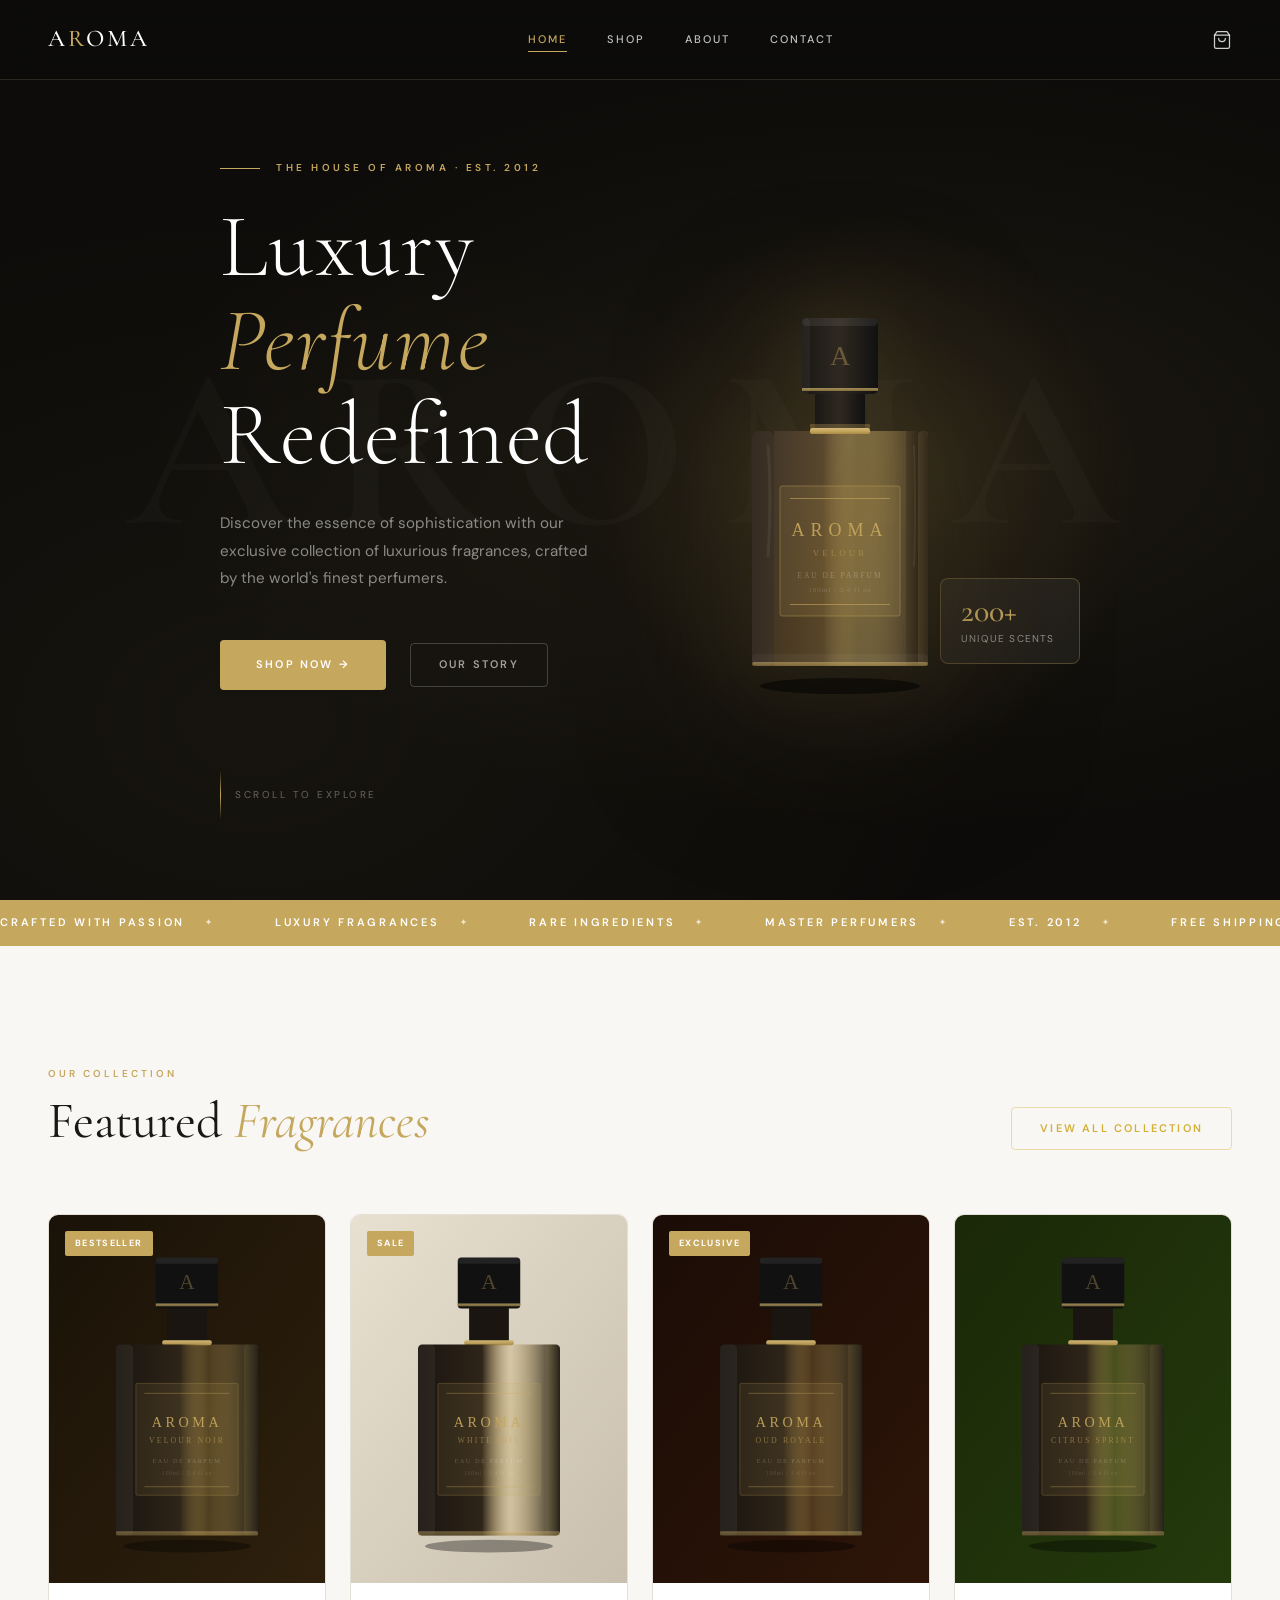
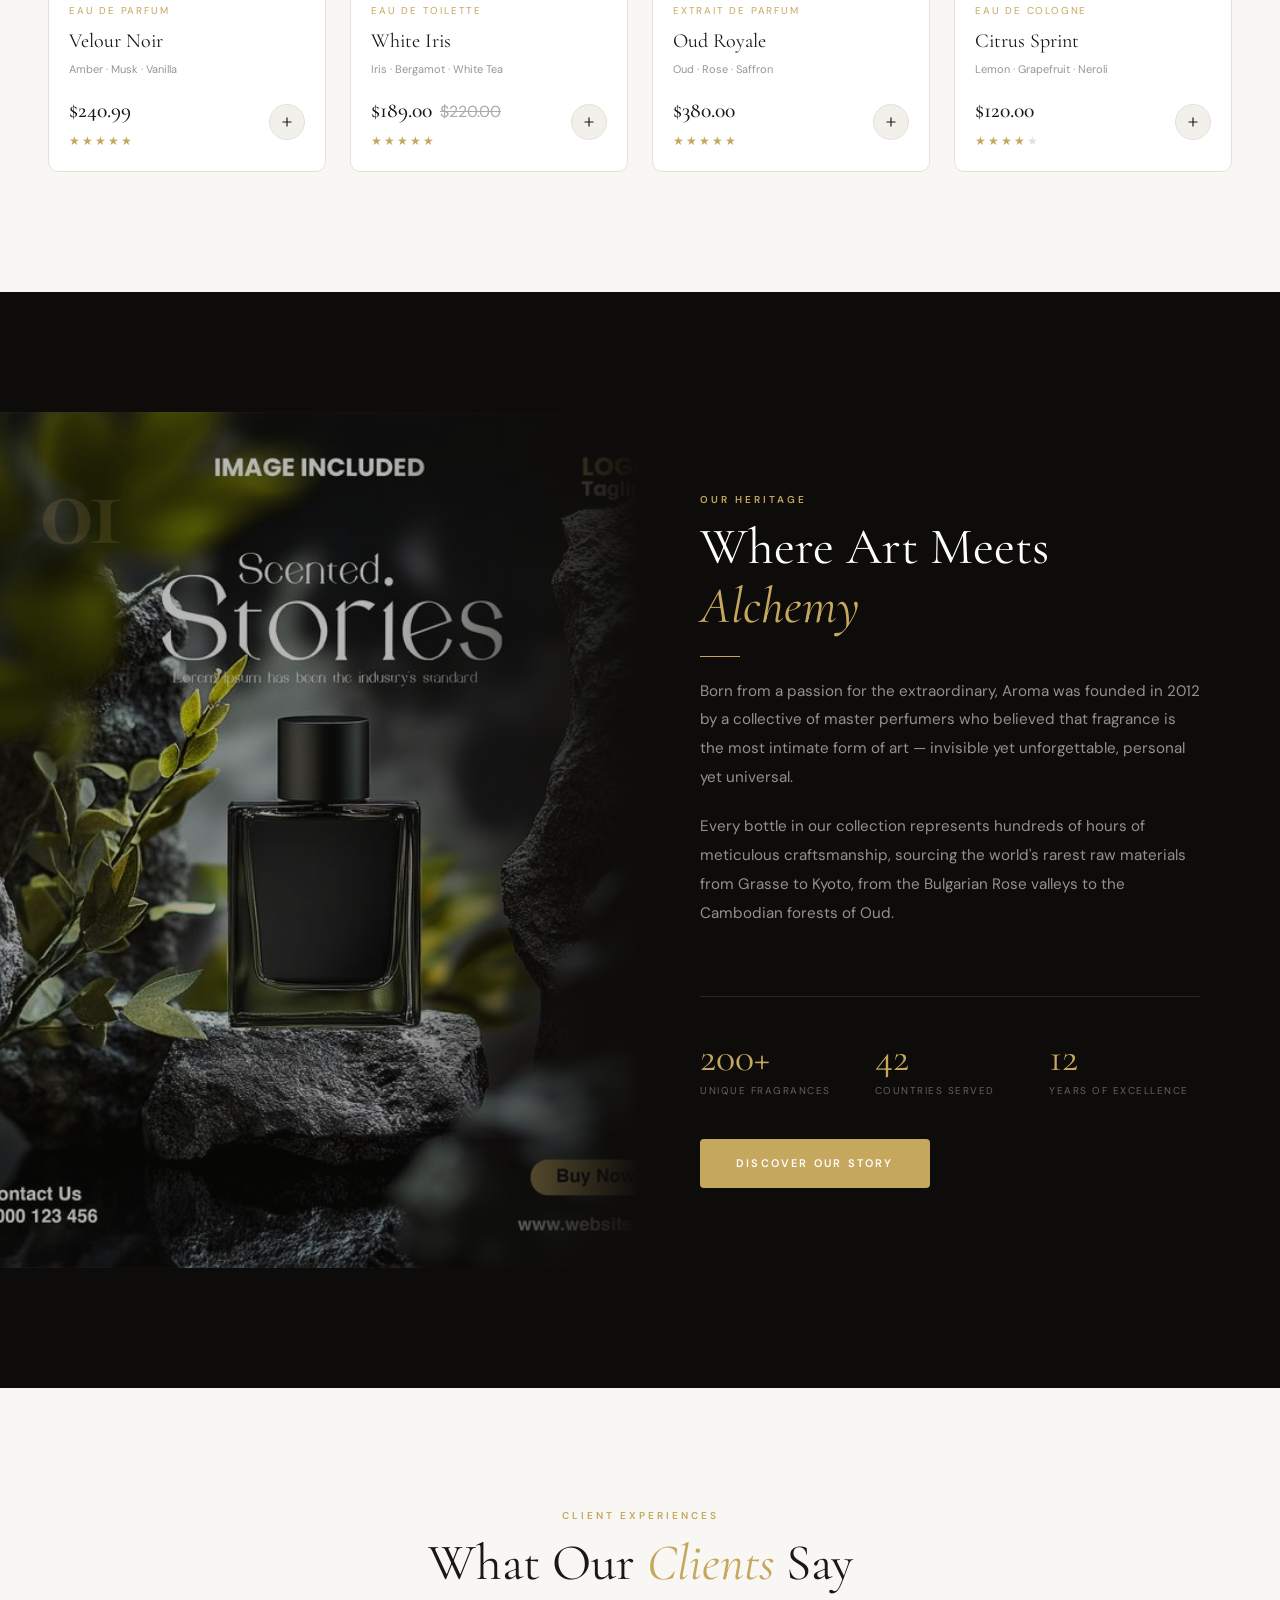
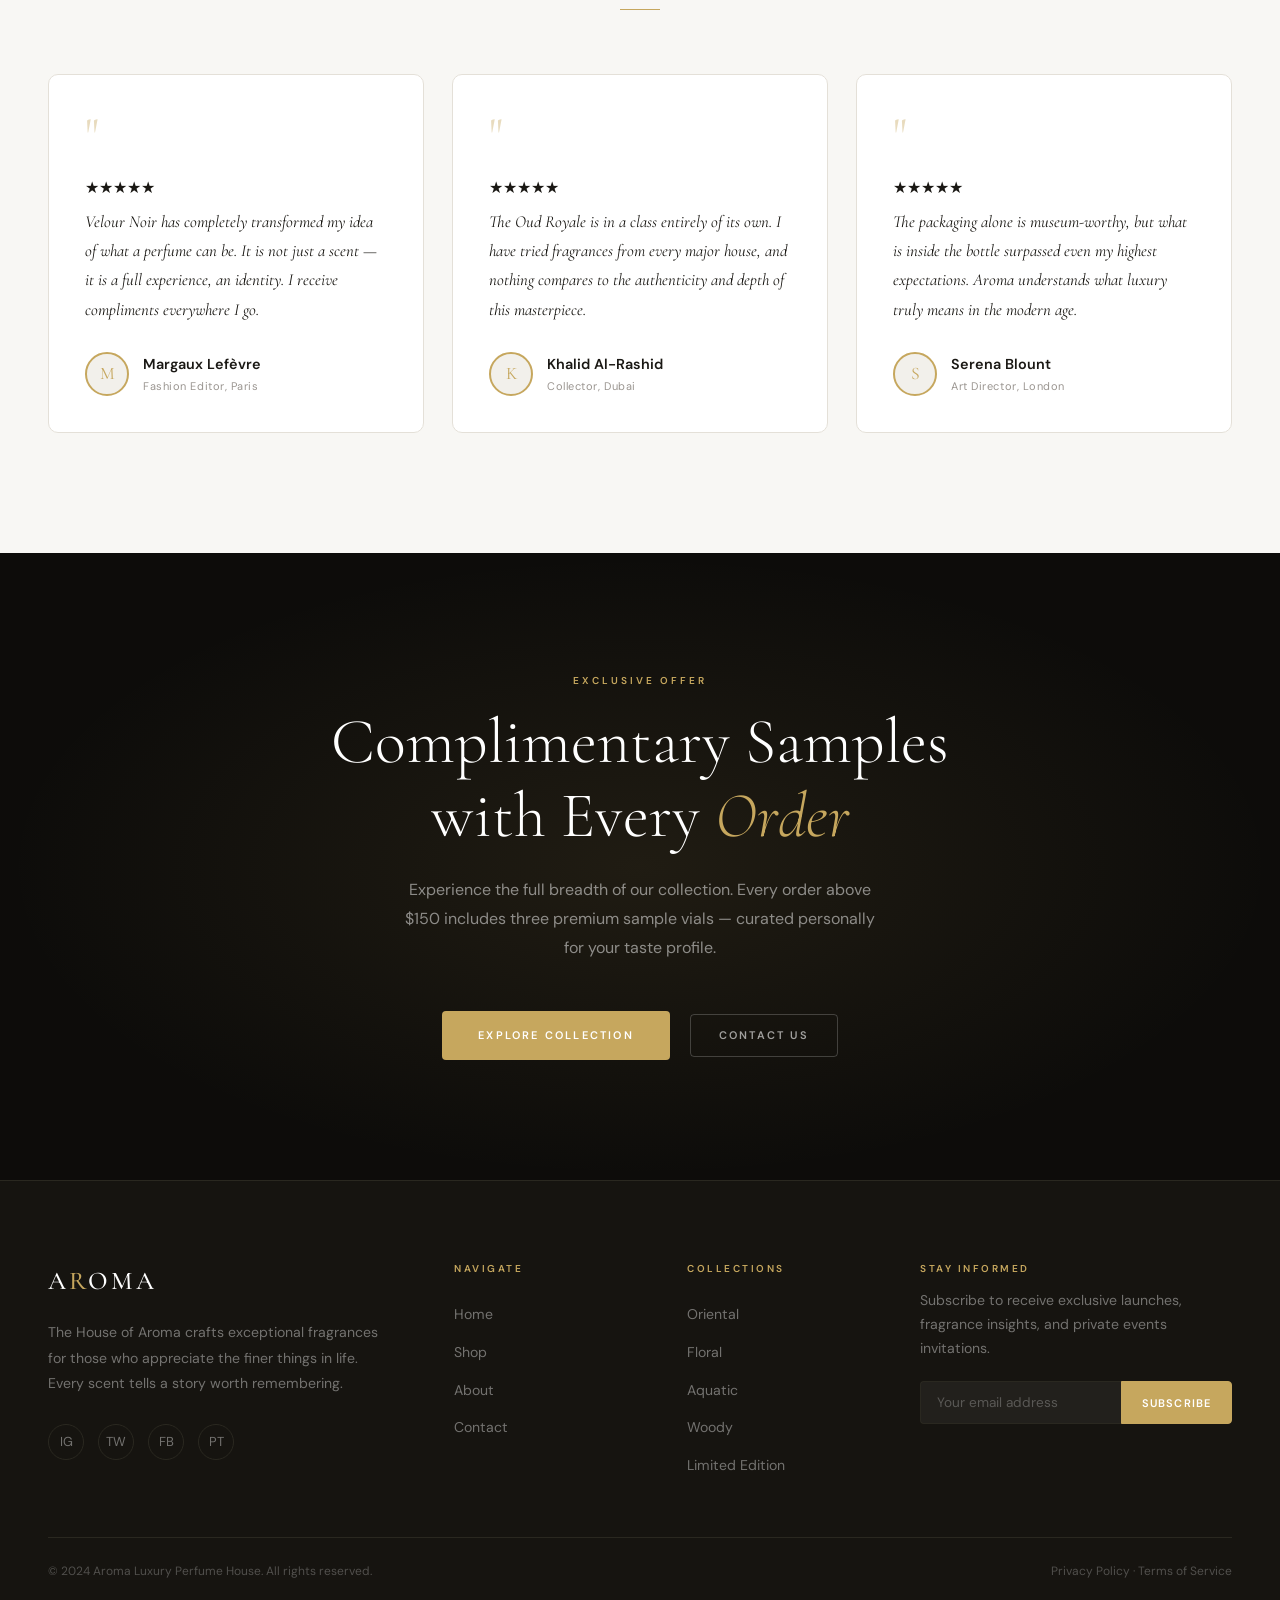
<file: index.html>
<!DOCTYPE html>
<html lang="en">
<head>
  <meta charset="UTF-8">
  <meta name="viewport" content="width=device-width, initial-scale=1.0">
  <title>AROMA — Luxury Perfume House</title>
  <link rel="stylesheet" href="style.css">
  <style>
    /* Hero bottle SVG visual */
    .hero-bottle-svg { width: 320px; height: 420px; }
  </style>
</head>
<body>

<!-- NAV -->
<nav class="nav dark-nav">
  <div class="nav-logo">A<span>r</span>oma</div>
  <div class="nav-links">
    <a href="index.html" class="active">Home</a>
    <a href="shop.html">Shop</a>
    <a href="about.html">About</a>
    <a href="contact.html">Contact</a>
  </div>
  <div class="nav-actions">
    <button class="nav-icon" id="cartIcon" title="Cart">
      <svg width="20" height="20" viewBox="0 0 24 24" fill="none" stroke-width="1.5" stroke-linecap="round" stroke-linejoin="round"><path d="M6 2L3 6v14a2 2 0 002 2h14a2 2 0 002-2V6l-3-4z"/><line x1="3" y1="6" x2="21" y2="6"/><path d="M16 10a4 4 0 01-8 0"/></svg>
      <span class="cart-badge"></span>
    </button>
    <div class="nav-hamburger" id="hamburger">
      <span></span><span></span><span></span>
    </div>
  </div>
</nav>

<!-- MOBILE NAV -->
<div class="mobile-nav" id="mobileNav">
  <a href="index.html">Home</a>
  <a href="shop.html">Shop</a>
  <a href="about.html">About</a>
  <a href="contact.html">Contact</a>
</div>

<!-- HERO -->
<section class="hero">
  <div class="hero-bg"></div>
  <div class="hero-bg-text">AROMA</div>
  <div class="hero-content">
    <div class="hero-text">
      <div class="hero-eyebrow">
        <div class="hero-eyebrow-line"></div>
        <span>The House of Aroma · Est. 2012</span>
      </div>
      <h1 class="hero-title">
        Luxury
        <em>Perfume</em>
        Redefined
      </h1>
      <p class="hero-desc">Discover the essence of sophistication with our exclusive collection of luxurious fragrances, crafted by the world's finest perfumers.</p>
      <div class="hero-cta">
        <a href="shop.html" class="btn-primary">Shop Now →</a>
        <a href="about.html" class="btn-outline" style="color:rgba(255,255,255,0.6);border-color:rgba(255,255,255,0.2)">Our Story</a>
      </div>
      <div class="hero-scroll">
        <div class="hero-scroll-line"></div>
        Scroll to Explore
      </div>
    </div>
    <div class="hero-image">
      <div class="hero-bottle-wrap">
        <div class="hero-bottle-glow"></div>
        <!-- Elegant Bottle SVG -->
        <svg class="hero-bottle-svg" viewBox="0 0 320 420" fill="none" xmlns="http://www.w3.org/2000/svg">
          <defs>
            <linearGradient id="bottleGrad" x1="0" y1="0" x2="1" y2="0">
              <stop offset="0%" stop-color="#2a2016"/>
              <stop offset="40%" stop-color="#4a3820"/>
              <stop offset="60%" stop-color="#c6a75e" stop-opacity="0.4"/>
              <stop offset="100%" stop-color="#1a1410"/>
            </linearGradient>
            <linearGradient id="goldGrad" x1="0" y1="0" x2="0" y2="1">
              <stop offset="0%" stop-color="#d4b878"/>
              <stop offset="50%" stop-color="#c6a75e"/>
              <stop offset="100%" stop-color="#a88a45"/>
            </linearGradient>
            <linearGradient id="capGrad" x1="0" y1="0" x2="1" y2="0">
              <stop offset="0%" stop-color="#1a1814"/>
              <stop offset="50%" stop-color="#2e2820"/>
              <stop offset="100%" stop-color="#111"/>
            </linearGradient>
            <linearGradient id="glassGrad" x1="0" y1="0" x2="1" y2="1">
              <stop offset="0%" stop-color="#f8f0e0" stop-opacity="0.08"/>
              <stop offset="50%" stop-color="#c6a75e" stop-opacity="0.12"/>
              <stop offset="100%" stop-color="#f8f0e0" stop-opacity="0.04"/>
            </linearGradient>
            <filter id="glow">
              <feGaussianBlur stdDeviation="8" result="blur"/>
              <feMerge><feMergeNode in="blur"/><feMergeNode in="SourceGraphic"/></feMerge>
            </filter>
          </defs>
          <!-- Shadow -->
          <ellipse cx="160" cy="410" rx="80" ry="8" fill="rgba(0,0,0,0.5)"/>
          <!-- Bottle body -->
          <rect x="72" y="155" width="176" height="235" rx="6" fill="url(#bottleGrad)"/>
          <!-- Glass highlight left -->
          <rect x="72" y="155" width="22" height="235" rx="6" fill="rgba(255,255,255,0.05)"/>
          <!-- Glass highlight right -->
          <rect x="238" y="155" width="10" height="235" rx="4" fill="rgba(198,167,94,0.15)"/>
          <!-- Inner glass shimmer -->
          <rect x="94" y="155" width="132" height="235" fill="url(#glassGrad)"/>
          <!-- Label area -->
          <rect x="100" y="210" width="120" height="130" rx="2" fill="rgba(198,167,94,0.12)" stroke="rgba(198,167,94,0.4)" stroke-width="1"/>
          <!-- Label top line -->
          <rect x="110" y="222" width="100" height="1" fill="rgba(198,167,94,0.6)"/>
          <!-- Label bottom line -->
          <rect x="110" y="328" width="100" height="1" fill="rgba(198,167,94,0.6)"/>
          <!-- Brand name on label -->
          <text x="160" y="260" text-anchor="middle" fill="rgba(198,167,94,0.9)" font-family="Georgia, serif" font-size="18" font-weight="400" letter-spacing="6">AROMA</text>
          <text x="160" y="280" text-anchor="middle" fill="rgba(198,167,94,0.5)" font-family="Georgia, serif" font-size="9" letter-spacing="3">VELOUR</text>
          <text x="160" y="302" text-anchor="middle" fill="rgba(255,255,255,0.25)" font-family="Georgia, serif" font-size="7.5" letter-spacing="2">EAU DE PARFUM</text>
          <text x="160" y="316" text-anchor="middle" fill="rgba(255,255,255,0.18)" font-family="Georgia, serif" font-size="7" letter-spacing="1">100ml / 3.4 fl oz</text>
          <!-- Neck -->
          <rect x="135" y="115" width="50" height="42" rx="3" fill="url(#capGrad)"/>
          <!-- Neck ring gold -->
          <rect x="130" y="152" width="60" height="6" rx="2" fill="url(#goldGrad)"/>
          <rect x="130" y="148" width="60" height="4" rx="1" fill="rgba(198,167,94,0.3)"/>
          <!-- Cap body -->
          <rect x="122" y="42" width="76" height="76" rx="5" fill="url(#capGrad)"/>
          <!-- Cap top highlight -->
          <rect x="122" y="42" width="76" height="8" rx="5" fill="rgba(255,255,255,0.07)"/>
          <!-- Cap left highlight -->
          <rect x="122" y="42" width="8" height="76" rx="5" fill="rgba(255,255,255,0.05)"/>
          <!-- Cap bottom accent -->
          <rect x="122" y="112" width="76" height="3" fill="url(#goldGrad)" opacity="0.7"/>
          <!-- Engraved A on cap -->
          <text x="160" y="89" text-anchor="middle" fill="rgba(198,167,94,0.4)" font-family="Georgia, serif" font-size="28" font-weight="300">A</text>
          <!-- Glass reflections -->
          <path d="M88 170 Q92 220 88 280" stroke="rgba(255,255,255,0.06)" stroke-width="3" fill="none" stroke-linecap="round"/>
          <path d="M234 170 Q236 240 234 290" stroke="rgba(198,167,94,0.1)" stroke-width="2" fill="none" stroke-linecap="round"/>
          <!-- Bottom glass edge -->
          <rect x="72" y="378" width="176" height="12" rx="4" fill="rgba(255,255,255,0.04)"/>
          <!-- Gold bottom rim -->
          <rect x="72" y="386" width="176" height="4" rx="2" fill="url(#goldGrad)" opacity="0.5"/>
        </svg>
        <div class="hero-badge">
          <div class="hero-badge-num">200+</div>
          <div class="hero-badge-text">Unique Scents</div>
        </div>
      </div>
    </div>
  </div>
</section>

<!-- MARQUEE -->
<div class="marquee-strip">
  <div class="marquee-track">
    <span>Crafted with Passion</span>
    <span>Luxury Fragrances</span>
    <span>Rare Ingredients</span>
    <span>Master Perfumers</span>
    <span>Est. 2012</span>
    <span>Free Shipping Over $150</span>
    <span>Crafted with Passion</span>
    <span>Luxury Fragrances</span>
    <span>Rare Ingredients</span>
    <span>Master Perfumers</span>
    <span>Est. 2012</span>
    <span>Free Shipping Over $150</span>
  </div>
</div>

<!-- FEATURED -->
<section class="featured">
  <div class="container">
    <div class="featured-header fade-up">
      <div>
        <div class="section-label">Our Collection</div>
        <h2 class="section-title">Featured <em>Fragrances</em></h2>
      </div>
      <a href="shop.html" class="btn-outline">View All Collection</a>
    </div>
    <div class="featured-grid" id="featuredGrid">
      <!-- Populated by JS -->
    </div>
  </div>
</section>

<!-- BRAND STORY -->
<section class="brand-story">
  <div class="brand-story-visual">
    <img class="brand-story-visual-img" src="./perfume.png" alt="Perfume creation">
    <div class="brand-story-visual-overlay"></div>
    <div class="brand-story-number">01</div>
  </div>
  <div class="brand-story-content">
    <div class="section-label fade-up">Our Heritage</div>
    <h2 class="section-title fade-up" style="color:#fff">Where Art Meets<br><em>Alchemy</em></h2>
    <div class="gold-line fade-up"></div>
    <p class="fade-up">Born from a passion for the extraordinary, Aroma was founded in 2012 by a collective of master perfumers who believed that fragrance is the most intimate form of art — invisible yet unforgettable, personal yet universal.</p>
    <p class="fade-up">Every bottle in our collection represents hundreds of hours of meticulous craftsmanship, sourcing the world's rarest raw materials from Grasse to Kyoto, from the Bulgarian Rose valleys to the Cambodian forests of Oud.</p>
    <div class="brand-stats fade-up">
      <div>
        <div class="brand-stat-num">200+</div>
        <div class="brand-stat-label">Unique Fragrances</div>
      </div>
      <div>
        <div class="brand-stat-num">42</div>
        <div class="brand-stat-label">Countries Served</div>
      </div>
      <div>
        <div class="brand-stat-num">12</div>
        <div class="brand-stat-label">Years of Excellence</div>
      </div>
    </div>
    <div style="margin-top:40px" class="fade-up">
      <a href="about.html" class="btn-primary">Discover Our Story</a>
    </div>
  </div>
</section>

<!-- TESTIMONIALS -->
<section class="testimonials">
  <div class="container">
    <div class="testimonials-header">
      <div class="section-label">Client Experiences</div>
      <h2 class="section-title">What Our <em>Clients</em> Say</h2>
      <div class="gold-line"></div>
    </div>
    <div class="testimonials-grid">
      <div class="testimonial-card fade-up">
        <div class="testimonial-quote">"</div>
        <div class="testimonial-stars">★★★★★</div>
        <p class="testimonial-text">Velour Noir has completely transformed my idea of what a perfume can be. It is not just a scent — it is a full experience, an identity. I receive compliments everywhere I go.</p>
        <div class="testimonial-author">
          <div class="testimonial-avatar">M</div>
          <div>
            <div class="testimonial-name">Margaux Lefèvre</div>
            <div class="testimonial-role">Fashion Editor, Paris</div>
          </div>
        </div>
      </div>
      <div class="testimonial-card fade-up" style="transition-delay:0.1s">
        <div class="testimonial-quote">"</div>
        <div class="testimonial-stars">★★★★★</div>
        <p class="testimonial-text">The Oud Royale is in a class entirely of its own. I have tried fragrances from every major house, and nothing compares to the authenticity and depth of this masterpiece.</p>
        <div class="testimonial-author">
          <div class="testimonial-avatar">K</div>
          <div>
            <div class="testimonial-name">Khalid Al-Rashid</div>
            <div class="testimonial-role">Collector, Dubai</div>
          </div>
        </div>
      </div>
      <div class="testimonial-card fade-up" style="transition-delay:0.2s">
        <div class="testimonial-quote">"</div>
        <div class="testimonial-stars">★★★★★</div>
        <p class="testimonial-text">The packaging alone is museum-worthy, but what is inside the bottle surpassed even my highest expectations. Aroma understands what luxury truly means in the modern age.</p>
        <div class="testimonial-author">
          <div class="testimonial-avatar">S</div>
          <div>
            <div class="testimonial-name">Serena Blount</div>
            <div class="testimonial-role">Art Director, London</div>
          </div>
        </div>
      </div>
    </div>
  </div>
</section>

<!-- CTA -->
<section class="cta-section">
  <div class="container" style="position:relative;z-index:1;">
    <span class="section-label fade-in">Exclusive Offer</span>
    <h2 class="cta-title fade-up">Complimentary Samples<br>with Every <em>Order</em></h2>
    <p class="cta-desc fade-up">Experience the full breadth of our collection. Every order above $150 includes three premium sample vials — curated personally for your taste profile.</p>
    <div class="cta-btns fade-up">
      <a href="shop.html" class="btn-primary">Explore Collection</a>
      <a href="contact.html" class="btn-outline" style="color:rgba(255,255,255,0.6);border-color:rgba(255,255,255,0.2)">Contact Us</a>
    </div>
  </div>
</section>

<!-- FOOTER -->
<footer class="footer">
  <div class="container">
    <div class="footer-grid">
      <div>
        <div class="footer-brand-logo">A<span>r</span>oma</div>
        <p class="footer-brand-desc">The House of Aroma crafts exceptional fragrances for those who appreciate the finer things in life. Every scent tells a story worth remembering.</p>
        <div class="footer-social">
          <a href="#" title="Instagram">IG</a>
          <a href="#" title="Twitter">TW</a>
          <a href="#" title="Facebook">FB</a>
          <a href="#" title="Pinterest">PT</a>
        </div>
      </div>
      <div class="footer-col">
        <h5>Navigate</h5>
        <ul>
          <li><a href="index.html">Home</a></li>
          <li><a href="shop.html">Shop</a></li>
          <li><a href="about.html">About</a></li>
          <li><a href="contact.html">Contact</a></li>
        </ul>
      </div>
      <div class="footer-col">
        <h5>Collections</h5>
        <ul>
          <li><a href="shop.html">Oriental</a></li>
          <li><a href="shop.html">Floral</a></li>
          <li><a href="shop.html">Aquatic</a></li>
          <li><a href="shop.html">Woody</a></li>
          <li><a href="shop.html">Limited Edition</a></li>
        </ul>
      </div>
      <div class="footer-newsletter">
        <h5>Stay Informed</h5>
        <p>Subscribe to receive exclusive launches, fragrance insights, and private events invitations.</p>
        <div class="footer-newsletter-form">
          <input type="email" placeholder="Your email address">
          <button onclick="showToast('Subscribed! Thank you.')">Subscribe</button>
        </div>
      </div>
    </div>
    <div class="footer-bottom">
      <p>© 2024 Aroma Luxury Perfume House. All rights reserved.</p>
      <p>Privacy Policy · Terms of Service</p>
    </div>
  </div>
</footer>

<script src="script.js"></script>
</body>
</html>
</file>
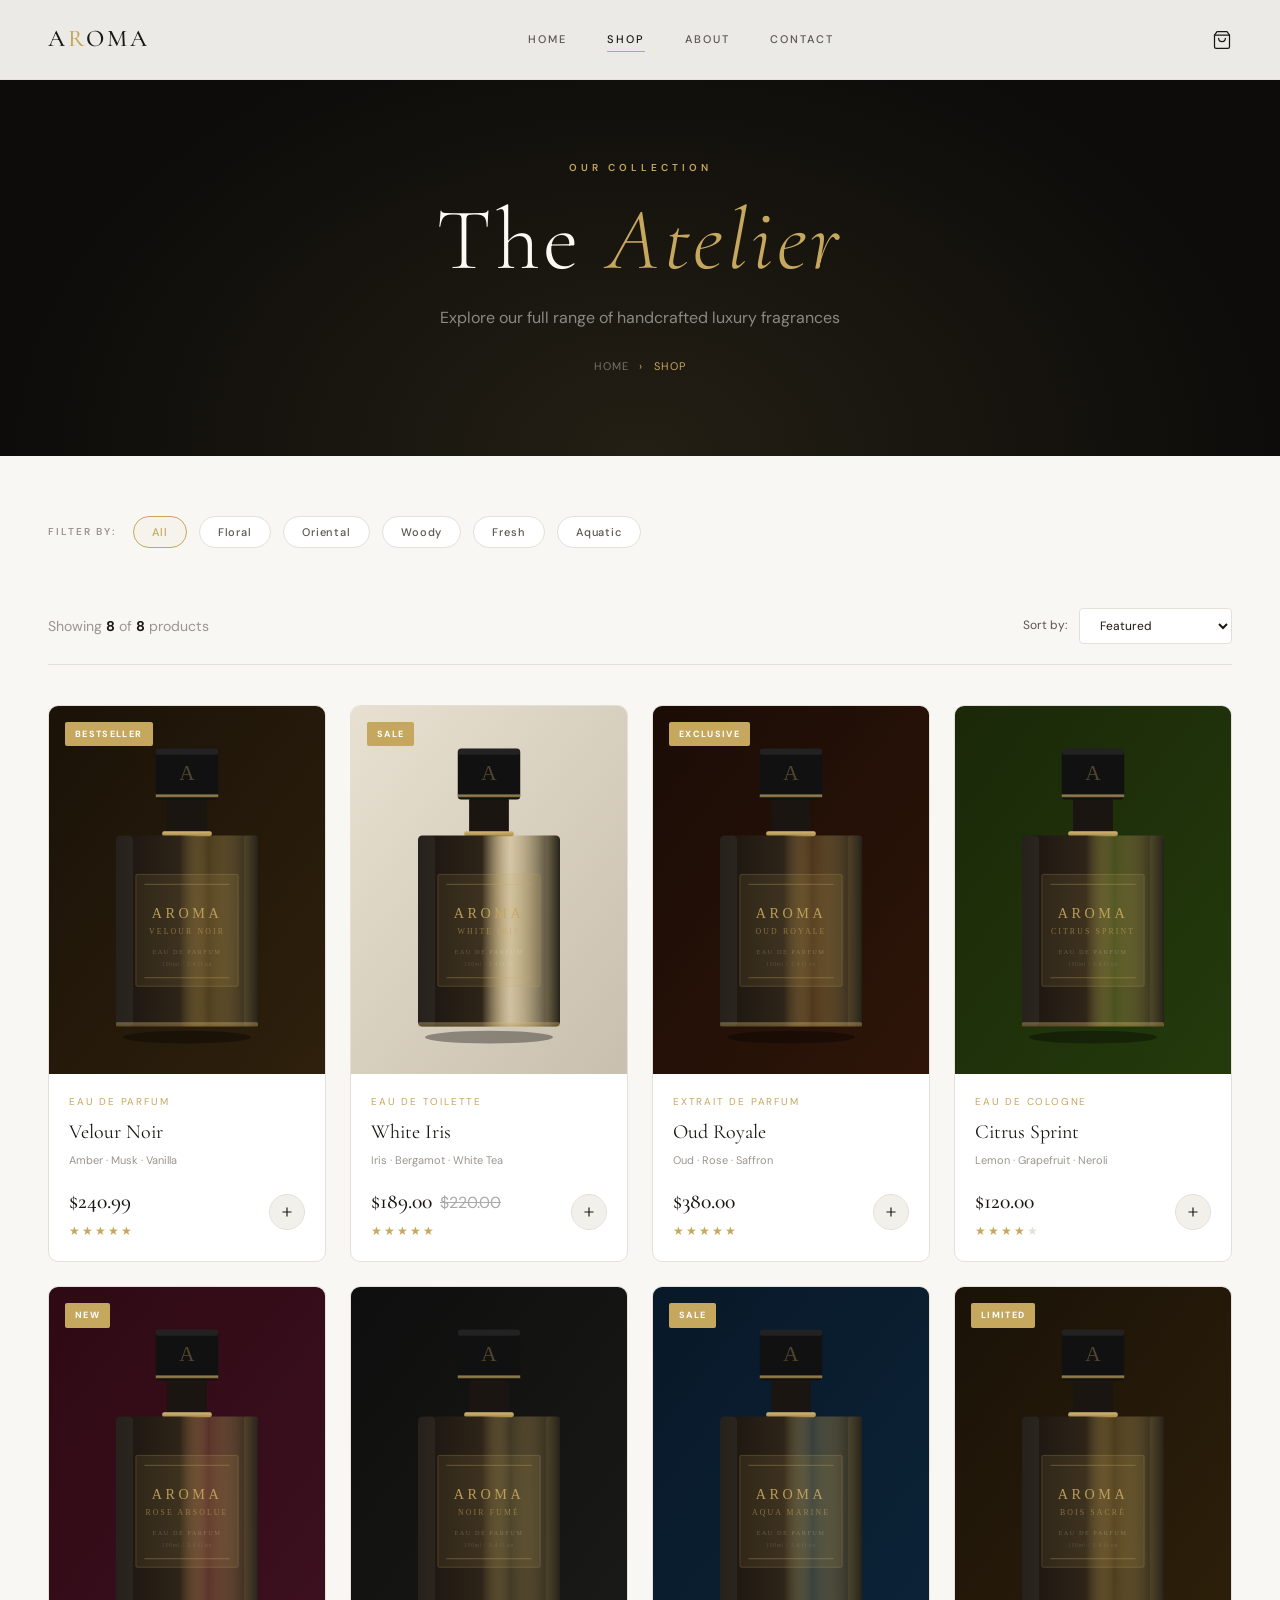
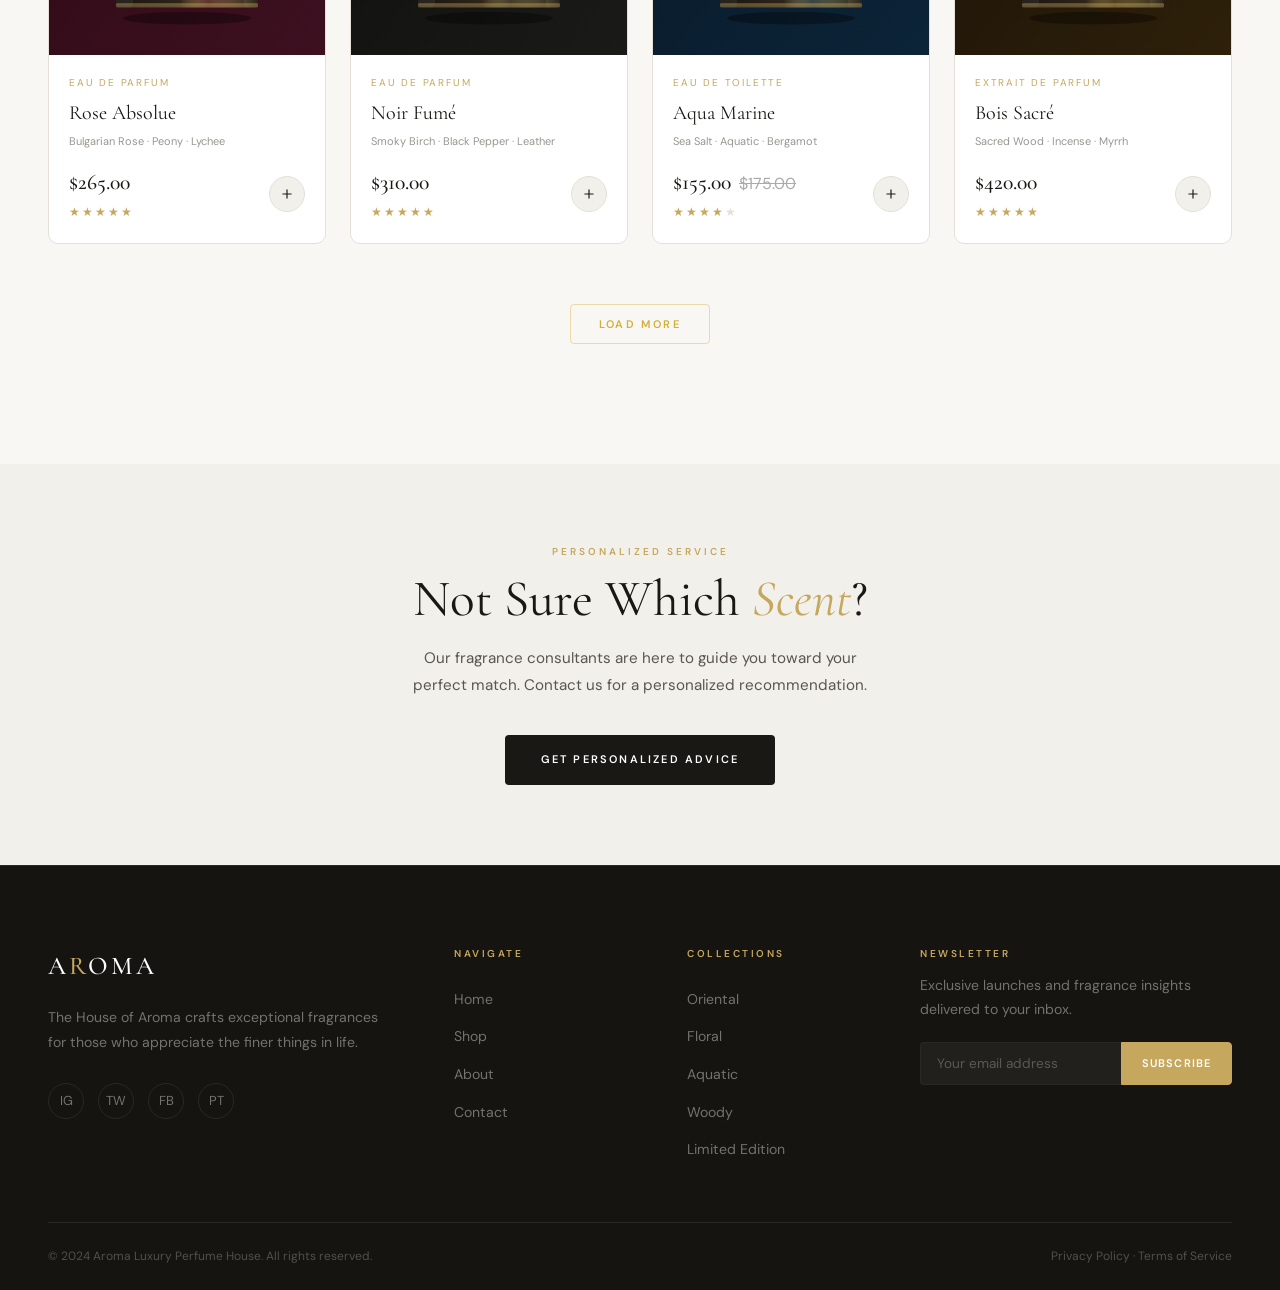
<file: checkout.html>
<!DOCTYPE html>
<html lang="en">
<head>
  <meta charset="UTF-8">
  <meta name="viewport" content="width=device-width, initial-scale=1.0">
  <title>Checkout — Aroma Luxury Perfume</title>
  <link rel="stylesheet" href="style.css">
  <style>
    .checkout-section {
      padding: 120px 0 80px;
      min-height: 80vh;
      background: #fafafa;
    }
    .checkout-container {
      max-width: 1000px;
      margin: 0 auto;
      display: grid;
      grid-template-columns: 1fr 380px;
      gap: 40px;
      padding: 0 20px;
    }
    @media (max-width: 900px) {
      .checkout-container {
        grid-template-columns: 1fr;
      }
    }
    .checkout-form-card {
      background: #fff;
      padding: 40px;
      border-radius: 12px;
      box-shadow: 0 10px 30px rgba(0,0,0,0.05);
    }
    .checkout-title {
      font-family: "Georgia", serif;
      font-size: 2rem;
      margin-bottom: 30px;
      color: #1a1510;
    }
    .form-group {
      margin-bottom: 20px;
    }
    .form-group label {
      display: block;
      font-size: 0.85rem;
      font-weight: 600;
      text-transform: uppercase;
      letter-spacing: 1px;
      margin-bottom: 8px;
      color: #888;
    }
    .form-group input, .form-group textarea {
      width: 100%;
      padding: 14px;
      border: 1px solid #eee;
      border-radius: 8px;
      font-family: inherit;
      font-size: 1rem;
      transition: all 0.3s ease;
    }
    .form-group input:focus, .form-group textarea:focus {
      outline: none;
      border-color: #c6a75e;
      box-shadow: 0 0 0 4px rgba(198, 167, 94, 0.1);
    }
    .order-summary-card {
      background: #1a1510;
      color: #fff;
      padding: 30px;
      border-radius: 12px;
      height: fit-content;
      position: sticky;
      top: 100px;
    }
    .summary-title {
      font-family: "Georgia", serif;
      font-size: 1.5rem;
      margin-bottom: 20px;
      border-bottom: 1px solid rgba(255,255,255,0.1);
      padding-bottom: 15px;
    }
    .summary-item {
      display: flex;
      justify-content: space-between;
      margin-bottom: 12px;
      font-size: 0.95rem;
    }
    .summary-total {
      margin-top: 20px;
      padding-top: 20px;
      border-top: 1px solid rgba(255,255,255,0.1);
      display: flex;
      justify-content: space-between;
      font-size: 1.25rem;
      font-weight: 600;
      color: #c6a75e;
    }
    .whatsapp-notice {
      font-size: 0.8rem;
      color: rgba(255,255,255,0.5);
      margin-top: 15px;
      text-align: center;
      display: block;
    }
    .order-now-btn {
      width: 100%;
      background: #c6a75e;
      color: #1a1510;
      border: none;
      padding: 18px;
      border-radius: 8px;
      font-weight: 600;
      font-size: 1rem;
      cursor: pointer;
      margin-top: 25px;
      transition: all 0.3s ease;
    }
    .order-now-btn:hover {
      background: #d4b878;
      transform: translateY(-2px);
    }
    .cart-items-preview {
      margin-bottom: 20px;
      max-height: 300px;
      overflow-y: auto;
    }
    .preview-item {
      display: flex;
      gap: 15px;
      margin-bottom: 15px;
      align-items: center;
    }
    .preview-img {
      width: 50px;
      height: 50px;
      background: #fff;
      border-radius: 4px;
      object-fit: cover;
    }
    .preview-info h4 {
      font-size: 0.9rem;
      margin: 0;
    }
    .preview-info p {
      font-size: 0.8rem;
      color: rgba(255,255,255,0.6);
      margin: 2px 0 0;
    }
  </style>
</head>
<body>

<!-- NAV -->
<nav class="nav dark-nav">
  <div class="nav-logo" style="cursor:pointer" onclick="window.location.href='index.html'">A<span>r</span>oma</div>
  <div class="nav-links">
    <a href="index.html">Home</a>
    <a href="shop.html">Shop</a>
    <a href="about.html">About</a>
    <a href="contact.html">Contact</a>
  </div>
  <div class="nav-actions">
    <button class="nav-icon" id="cartIcon" title="Cart">
      <svg width="20" height="20" viewBox="0 0 24 24" fill="none" stroke-width="1.5" stroke-linecap="round" stroke-linejoin="round"><path d="M6 2L3 6v14a2 2 0 002 2h14a2 2 0 002-2V6l-3-4z"/><line x1="3" y1="6" x2="21" y2="6"/><path d="M16 10a4 4 0 01-8 0"/></svg>
      <span class="cart-badge"></span>
    </button>
  </div>
</nav>

<main class="checkout-section">
  <div class="checkout-container">
    <div class="checkout-form-card">
      <h2 class="checkout-title">Delivery Details</h2>
      <form id="checkoutForm">
        <div class="form-group">
          <label for="fullName">Full Name</label>
          <input type="text" id="fullName" placeholder="John Doe" required>
        </div>
        <div class="form-group">
          <label for="phone">Phone Number</label>
          <input type="tel" id="phone" placeholder="077 123 4567" required>
        </div>
        <div class="form-group">
          <label for="address">Delivery Address</label>
          <textarea id="address" rows="3" placeholder="Street address, apartment, suite, etc." required></textarea>
        </div>
        <div class="form-group">
          <label for="city">City / District</label>
          <input type="text" id="city" placeholder="Colombo" required>
        </div>
        <div class="form-group">
          <label for="notes">Order Notes (Optional)</label>
          <textarea id="notes" rows="2" placeholder="Notes about your order, e.g. special delivery instructions."></textarea>
        </div>
      </form>
    </div>

    <div class="order-summary-card">
      <h3 class="summary-title">Order Summary</h3>
      <div id="checkoutItems" class="cart-items-preview">
        <!-- JS Populated -->
      </div>
      <div class="summary-item">
        <span>Subtotal</span>
        <span id="summarySubtotal">$0.00</span>
      </div>
      <div class="summary-item">
        <span>Shipping</span>
        <span id="summaryShipping">Calculated at WhatsApp</span>
      </div>
      <div class="summary-total">
        <span>Total</span>
        <span id="summaryTotal">$0.00</span>
      </div>
      
      <button type="submit" form="checkoutForm" class="order-now-btn">Order Now</button>
      <span class="whatsapp-notice">this will redirect u to whatsapp</span>
    </div>
  </div>
</main>

<footer class="footer">
  <div class="container">
    <div class="footer-bottom">
      <p>© 2024 Aroma Luxury Perfume House. All rights reserved.</p>
    </div>
  </div>
</footer>

<script src="script.js"></script>
<script>
  // Specific logic for checkout page
  document.addEventListener('DOMContentLoaded', () => {
    renderCheckoutSummary();
    
    document.getElementById('checkoutForm').addEventListener('submit', (e) => {
      e.preventDefault();
      handleOrderSubmission();
    });
  });

  function renderCheckoutSummary() {
    const itemsContainer = document.getElementById('checkoutItems');
    const subtotalEl = document.getElementById('summarySubtotal');
    const totalEl = document.getElementById('summaryTotal');
    
    if (!itemsContainer) return;
    
    const cart = getCart();
    if (cart.length === 0) {
      window.location.href = 'shop.html';
      return;
    }
    
    let total = 0;
    itemsContainer.innerHTML = cart.map(item => {
      const p = products.find(p => p.id === item.id);
      if (!p) return '';
      const itemTotal = p.price * item.qty;
      total += itemTotal;
      return `
        <div class="preview-item">
          <img src="${p.image}" class="preview-img" alt="${p.name}">
          <div class="preview-info">
            <h4>${p.name}</h4>
            <p>${item.qty} x $${p.price.toFixed(2)}</p>
          </div>
          <div style="margin-left: auto; font-weight: 500;">$${itemTotal.toFixed(2)}</div>
        </div>
      `;
    }).join('');
    
    subtotalEl.textContent = '$' + total.toFixed(2);
    totalEl.textContent = '$' + total.toFixed(2);
  }

  function handleOrderSubmission() {
    const name = document.getElementById('fullName').value;
    const phone = document.getElementById('phone').value;
    const address = document.getElementById('address').value;
    const city = document.getElementById('city').value;
    const notes = document.getElementById('notes').value;
    
    const cart = getCart();
    let orderDetails = cart.map(item => {
      const p = products.find(p => p.id === item.id);
      return `- ${p.name} (x${item.qty}): $${(p.price * item.qty).toFixed(2)}`;
    }).join('\n');
    
    const total = getCartTotal().toFixed(2);
    
    const message = `*New Order from Aroma Website*\n\n` +
                    `*Order Details:*\n${orderDetails}\n` +
                    `*Total:* $${total}\n\n` +
                    `*Customer Details:*\n` +
                    `Name: ${name}\n` +
                    `Phone: ${phone}\n` +
                    `Address: ${address}\n` +
                    `City: ${city}\n` +
                    (notes ? `Notes: ${notes}\n` : '') +
                    `\nPlease confirm my order.`;
    
    const whatsappUrl = `https://wa.me/94778502118?text=${encodeURIComponent(message)}`;
    
    window.open(whatsappUrl, '_blank');
  }
</script>
</body>
</html>
</file>
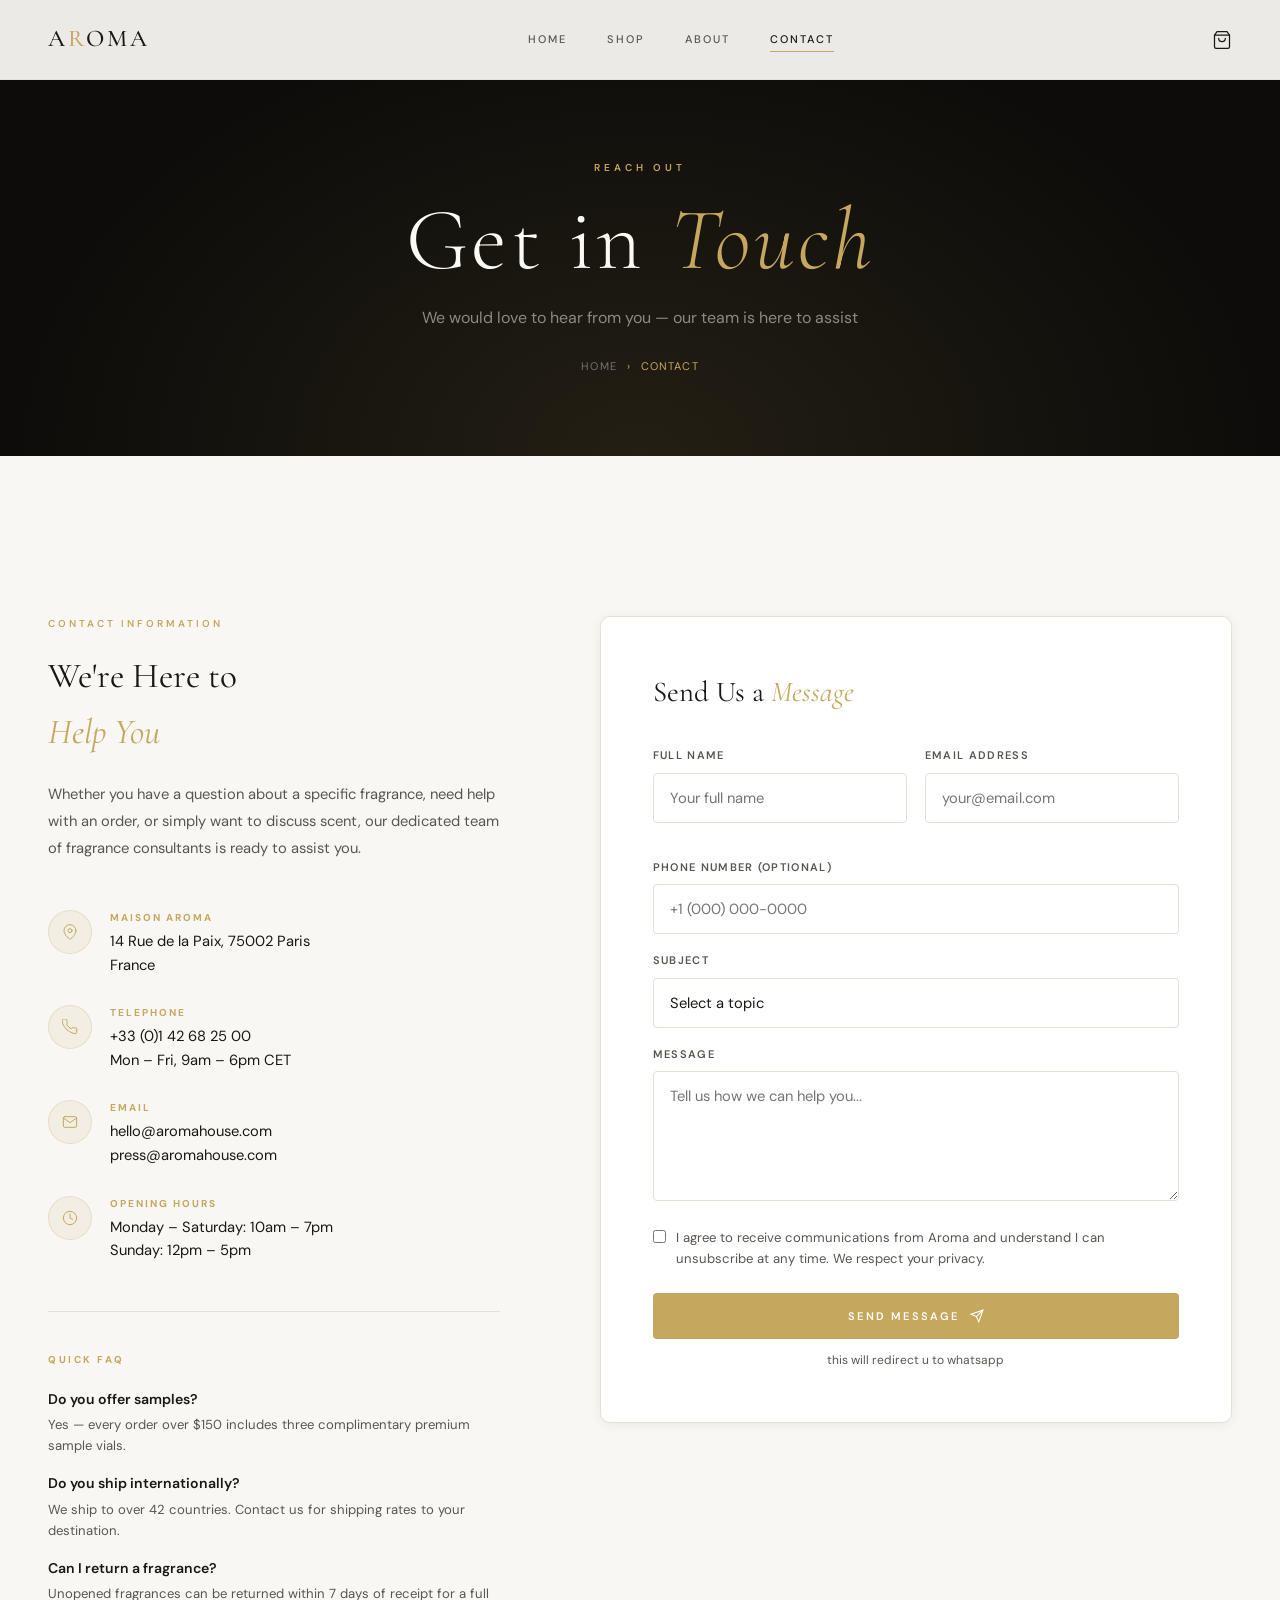
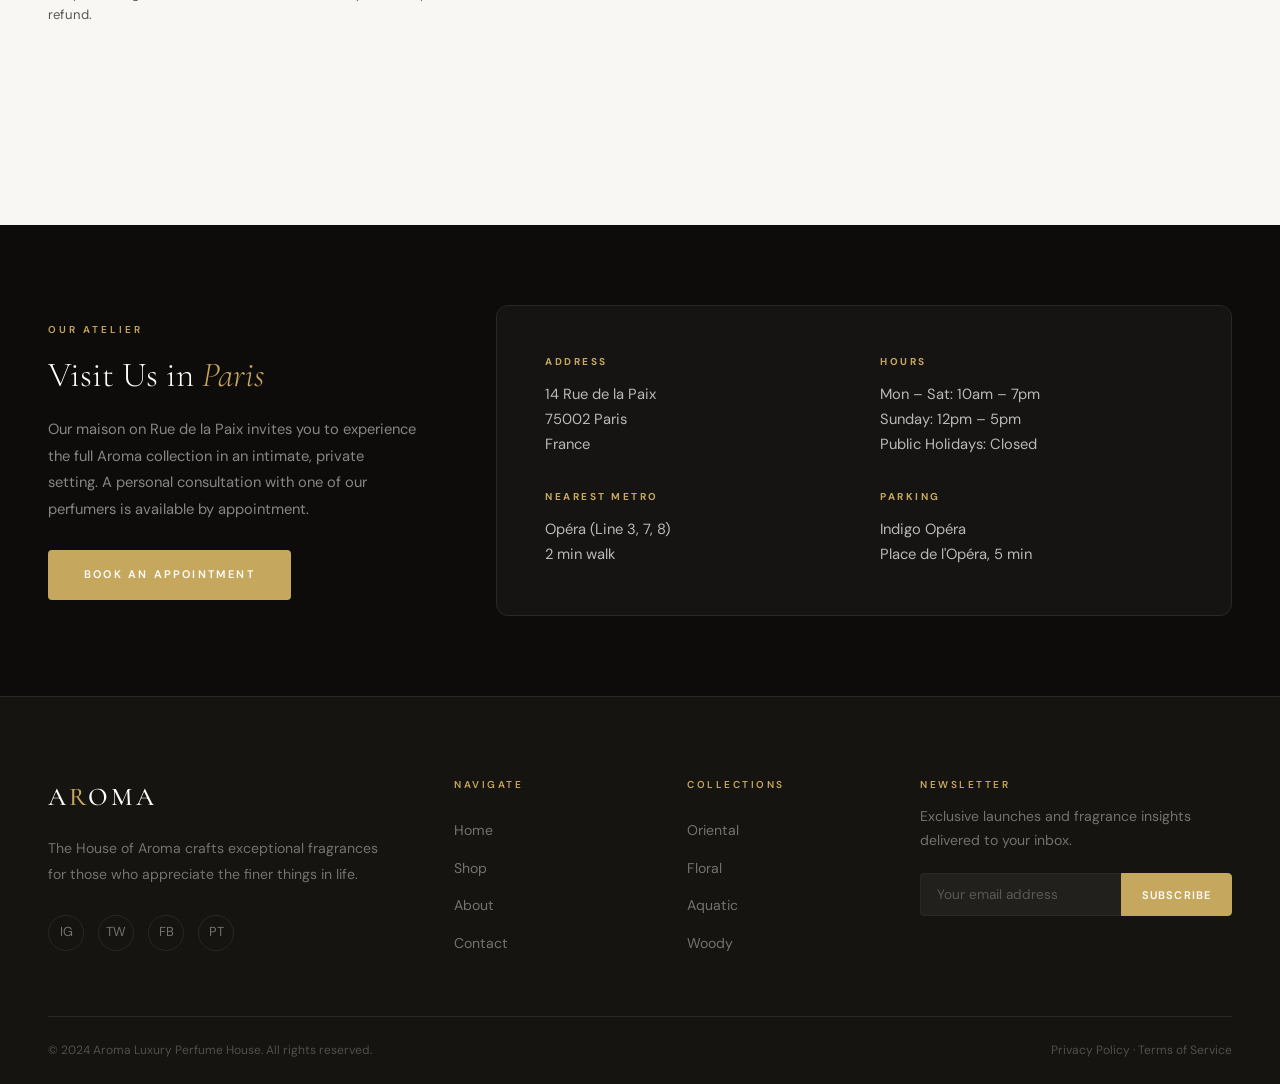
<file: contact.html>
<!DOCTYPE html>
<html lang="en">
<head>
  <meta charset="UTF-8">
  <meta name="viewport" content="width=device-width, initial-scale=1.0">
  <title>Contact — AROMA Luxury Perfume</title>
  <link rel="stylesheet" href="style.css">
</head>
<body>

<!-- NAV -->
<nav class="nav light-nav">
  <div class="nav-logo">A<span>r</span>oma</div>
  <div class="nav-links">
    <a href="index.html">Home</a>
    <a href="shop.html">Shop</a>
    <a href="about.html">About</a>
    <a href="contact.html" class="active">Contact</a>
  </div>
  <div class="nav-actions">
    <button class="nav-icon" id="cartIcon" title="Cart">
      <svg width="20" height="20" viewBox="0 0 24 24" fill="none" stroke-width="1.5" stroke-linecap="round" stroke-linejoin="round"><path d="M6 2L3 6v14a2 2 0 002 2h14a2 2 0 002-2V6l-3-4z"/><line x1="3" y1="6" x2="21" y2="6"/><path d="M16 10a4 4 0 01-8 0"/></svg>
      <span class="cart-badge"></span>
    </button>
    <div class="nav-hamburger" id="hamburger">
      <span></span><span></span><span></span>
    </div>
  </div>
</nav>
<div class="mobile-nav" id="mobileNav">
  <a href="index.html">Home</a>
  <a href="shop.html">Shop</a>
  <a href="about.html">About</a>
  <a href="contact.html">Contact</a>
</div>

<!-- PAGE HEADER -->
<div class="page-header">
  <div class="page-header-label">Reach Out</div>
  <h1>Get in <em>Touch</em></h1>
  <p>We would love to hear from you — our team is here to assist</p>
  <div class="breadcrumb">
    <a href="index.html">Home</a>
    <span>›</span>
    <span>Contact</span>
  </div>
</div>

<!-- CONTACT -->
<section style="padding:80px 0 0;background:var(--bg-primary);">
  <div class="container">
    <div class="contact-layout">

      <!-- INFO -->
      <div class="fade-up">
        <div class="section-label" style="margin-bottom:16px;">Contact Information</div>
        <h2 class="contact-info-title">We're Here to<br><em style="font-style:italic;color:var(--gold);">Help You</em></h2>
        <p class="contact-info-desc">Whether you have a question about a specific fragrance, need help with an order, or simply want to discuss scent, our dedicated team of fragrance consultants is ready to assist you.</p>

        <div class="contact-details">
          <div class="contact-detail">
            <div class="contact-detail-icon">
              <svg width="16" height="16" viewBox="0 0 24 24" fill="none" stroke-width="1.5" stroke-linecap="round"><path d="M21 10c0 7-9 13-9 13s-9-6-9-13a9 9 0 0118 0z"/><circle cx="12" cy="10" r="3"/></svg>
            </div>
            <div>
              <div class="contact-detail-label">Maison Aroma</div>
              <div class="contact-detail-val">14 Rue de la Paix, 75002 Paris<br>France</div>
            </div>
          </div>
          <div class="contact-detail">
            <div class="contact-detail-icon">
              <svg width="16" height="16" viewBox="0 0 24 24" fill="none" stroke-width="1.5" stroke-linecap="round"><path d="M22 16.92v3a2 2 0 01-2.18 2 19.79 19.79 0 01-8.63-3.07A19.5 19.5 0 013.07 10.8 19.79 19.79 0 01.22 2.18 2 2 0 012.18 0h3a2 2 0 012 1.72 12.84 12.84 0 00.7 2.81 2 2 0 01-.45 2.11L6.91 7.91a16 16 0 006.72 6.72l1.27-1.27a2 2 0 012.11-.45 12.84 12.84 0 002.81.7A2 2 0 0122 16.92z"/></svg>
            </div>
            <div>
              <div class="contact-detail-label">Telephone</div>
              <div class="contact-detail-val">+33 (0)1 42 68 25 00<br>Mon – Fri, 9am – 6pm CET</div>
            </div>
          </div>
          <div class="contact-detail">
            <div class="contact-detail-icon">
              <svg width="16" height="16" viewBox="0 0 24 24" fill="none" stroke-width="1.5" stroke-linecap="round"><path d="M4 4h16c1.1 0 2 .9 2 2v12c0 1.1-.9 2-2 2H4c-1.1 0-2-.9-2-2V6c0-1.1.9-2 2-2z"/><polyline points="22,6 12,13 2,6"/></svg>
            </div>
            <div>
              <div class="contact-detail-label">Email</div>
              <div class="contact-detail-val">hello@aromahouse.com<br>press@aromahouse.com</div>
            </div>
          </div>
          <div class="contact-detail">
            <div class="contact-detail-icon">
              <svg width="16" height="16" viewBox="0 0 24 24" fill="none" stroke-width="1.5" stroke-linecap="round"><circle cx="12" cy="12" r="10"/><polyline points="12 6 12 12 16 14"/></svg>
            </div>
            <div>
              <div class="contact-detail-label">Opening Hours</div>
              <div class="contact-detail-val">Monday – Saturday: 10am – 7pm<br>Sunday: 12pm – 5pm</div>
            </div>
          </div>
        </div>

        <!-- FAQ mini -->
        <div style="margin-top:48px;padding-top:40px;border-top:1px solid var(--border);">
          <div style="font-size:10px;font-weight:700;letter-spacing:0.25em;text-transform:uppercase;color:var(--gold);margin-bottom:20px;">Quick FAQ</div>
          <div style="display:flex;flex-direction:column;gap:16px;">
            <div>
              <div style="font-size:0.88rem;font-weight:600;color:var(--text-primary);margin-bottom:4px;">Do you offer samples?</div>
              <div style="font-size:0.82rem;color:var(--text-secondary);line-height:1.6;">Yes — every order over $150 includes three complimentary premium sample vials.</div>
            </div>
            <div>
              <div style="font-size:0.88rem;font-weight:600;color:var(--text-primary);margin-bottom:4px;">Do you ship internationally?</div>
              <div style="font-size:0.82rem;color:var(--text-secondary);line-height:1.6;">We ship to over 42 countries. Contact us for shipping rates to your destination.</div>
            </div>
            <div>
              <div style="font-size:0.88rem;font-weight:600;color:var(--text-primary);margin-bottom:4px;">Can I return a fragrance?</div>
              <div style="font-size:0.82rem;color:var(--text-secondary);line-height:1.6;">Unopened fragrances can be returned within 7 days of receipt for a full refund.</div>
            </div>
          </div>
        </div>
      </div>

      <!-- FORM -->
      <div class="fade-up" style="transition-delay:0.15s;">
        <div class="contact-form-wrap">
          <h3 class="contact-form-title">Send Us a <em style="font-style:italic;color:var(--gold);">Message</em></h3>
          
          <form class="contact-form" id="contactForm">
            <div class="form-row">
              <div class="form-field">
                <label for="cName">Full Name</label>
                <input type="text" id="cName" placeholder="Your full name" required>
              </div>
              <div class="form-field">
                <label for="cEmail">Email Address</label>
                <input type="email" id="cEmail" placeholder="your@email.com" required>
              </div>
            </div>
            <div class="form-field" style="margin-top:18px;">
              <label for="cPhone">Phone Number (Optional)</label>
              <input type="tel" id="cPhone" placeholder="+1 (000) 000-0000">
            </div>
            <div class="form-field" style="margin-top:18px;">
              <label for="cSubject">Subject</label>
              <select id="cSubject" style="width:100%;border:1.5px solid var(--border);border-radius:4px;padding:14px 16px;font-size:0.92rem;color:var(--text-primary);background:#fff;outline:none;transition:border-color 0.35s ease;appearance:none;cursor:pointer;">
                <option value="">Select a topic</option>
                <option>Fragrance Consultation</option>
                <option>Order Enquiry</option>
                <option>Returns & Exchanges</option>
                <option>Wholesale / B2B</option>
                <option>Press & Media</option>
                <option>Other</option>
              </select>
            </div>
            <div class="form-field" style="margin-top:18px;">
              <label for="cMessage">Message</label>
              <textarea id="cMessage" rows="5" placeholder="Tell us how we can help you..." required></textarea>
            </div>
            <div style="margin-top:10px;margin-bottom:24px;">
              <label style="display:flex;align-items:flex-start;gap:10px;cursor:pointer;font-size:0.82rem;color:var(--text-secondary);line-height:1.6;">
                <input type="checkbox" style="margin-top:3px;accent-color:var(--gold);" required>
                I agree to receive communications from Aroma and understand I can unsubscribe at any time. We respect your privacy.
              </label>
            </div>
            <button type="submit" class="btn-primary" style="width:100%;justify-content:center;">
              Send Message
              <svg width="14" height="14" viewBox="0 0 24 24" fill="none" stroke="currentColor" stroke-width="2" stroke-linecap="round"><line x1="22" y1="2" x2="11" y2="13"/><polygon points="22 2 15 22 11 13 2 9 22 2"/></svg>
            </button>
            <span style="display:block;margin-top:12px;font-size:0.75rem;color:var(--text-secondary);text-align:center;">this will redirect u to whatsapp</span>
          </form>

          <!-- Success State -->
          <div class="form-success" id="formSuccess">
            <div class="form-success-icon">✓</div>
            <h4>Message Received</h4>
            <p>Thank you for reaching out to Aroma. Our team will respond within 24 hours with the care and attention your enquiry deserves.</p>
            <div style="margin-top:28px;">
              <a href="shop.html" class="btn-outline">Continue Shopping</a>
            </div>
          </div>

        </div>
      </div>

    </div>
  </div>
</section>

<!-- MAP / LOCATION STRIP -->
<section style="padding:80px 0;background:var(--bg-dark);margin-top:80px;">
  <div class="container">
    <div style="display:grid;grid-template-columns:1fr 2fr;gap:80px;align-items:center;">
      <div class="fade-up">
        <div class="section-label" style="color:var(--gold);margin-bottom:16px;">Our Atelier</div>
        <h2 style="font-family:var(--font-serif);font-size:2.2rem;font-weight:300;color:#fff;line-height:1.2;margin-bottom:20px;">Visit Us in <em style="font-style:italic;color:var(--gold);">Paris</em></h2>
        <p style="color:rgba(255,255,255,0.5);line-height:1.8;font-size:0.92rem;margin-bottom:28px;">Our maison on Rue de la Paix invites you to experience the full Aroma collection in an intimate, private setting. A personal consultation with one of our perfumers is available by appointment.</p>
        <a href="#" class="btn-primary" onclick="showToast('Booking system coming soon');return false;">Book an Appointment</a>
      </div>
      <div class="fade-in" style="background:rgba(255,255,255,0.03);border:1px solid var(--border-dark);border-radius:12px;padding:48px;display:grid;grid-template-columns:1fr 1fr;gap:32px;">
        <div>
          <div style="font-size:10px;font-weight:700;letter-spacing:0.25em;text-transform:uppercase;color:var(--gold);margin-bottom:12px;">Address</div>
          <div style="color:rgba(255,255,255,0.7);font-size:0.92rem;line-height:1.7;">14 Rue de la Paix<br>75002 Paris<br>France</div>
        </div>
        <div>
          <div style="font-size:10px;font-weight:700;letter-spacing:0.25em;text-transform:uppercase;color:var(--gold);margin-bottom:12px;">Hours</div>
          <div style="color:rgba(255,255,255,0.7);font-size:0.92rem;line-height:1.7;">Mon – Sat: 10am – 7pm<br>Sunday: 12pm – 5pm<br>Public Holidays: Closed</div>
        </div>
        <div>
          <div style="font-size:10px;font-weight:700;letter-spacing:0.25em;text-transform:uppercase;color:var(--gold);margin-bottom:12px;">Nearest Metro</div>
          <div style="color:rgba(255,255,255,0.7);font-size:0.92rem;line-height:1.7;">Opéra (Line 3, 7, 8)<br>2 min walk</div>
        </div>
        <div>
          <div style="font-size:10px;font-weight:700;letter-spacing:0.25em;text-transform:uppercase;color:var(--gold);margin-bottom:12px;">Parking</div>
          <div style="color:rgba(255,255,255,0.7);font-size:0.92rem;line-height:1.7;">Indigo Opéra<br>Place de l'Opéra, 5 min</div>
        </div>
      </div>
    </div>
  </div>
</section>

<!-- FOOTER -->
<footer class="footer">
  <div class="container">
    <div class="footer-grid">
      <div>
        <div class="footer-brand-logo">A<span>r</span>oma</div>
        <p class="footer-brand-desc">The House of Aroma crafts exceptional fragrances for those who appreciate the finer things in life.</p>
        <div class="footer-social">
          <a href="#">IG</a><a href="#">TW</a><a href="#">FB</a><a href="#">PT</a>
        </div>
      </div>
      <div class="footer-col">
        <h5>Navigate</h5>
        <ul>
          <li><a href="index.html">Home</a></li>
          <li><a href="shop.html">Shop</a></li>
          <li><a href="about.html">About</a></li>
          <li><a href="contact.html">Contact</a></li>
        </ul>
      </div>
      <div class="footer-col">
        <h5>Collections</h5>
        <ul>
          <li><a href="shop.html">Oriental</a></li>
          <li><a href="shop.html">Floral</a></li>
          <li><a href="shop.html">Aquatic</a></li>
          <li><a href="shop.html">Woody</a></li>
        </ul>
      </div>
      <div class="footer-newsletter">
        <h5>Newsletter</h5>
        <p>Exclusive launches and fragrance insights delivered to your inbox.</p>
        <div class="footer-newsletter-form">
          <input type="email" placeholder="Your email address">
          <button onclick="showToast('Subscribed!')">Subscribe</button>
        </div>
      </div>
    </div>
    <div class="footer-bottom">
      <p>© 2024 Aroma Luxury Perfume House. All rights reserved.</p>
      <p>Privacy Policy · Terms of Service</p>
    </div>
  </div>
</footer>

<script src="script.js"></script>
</body>
</html>
</file>
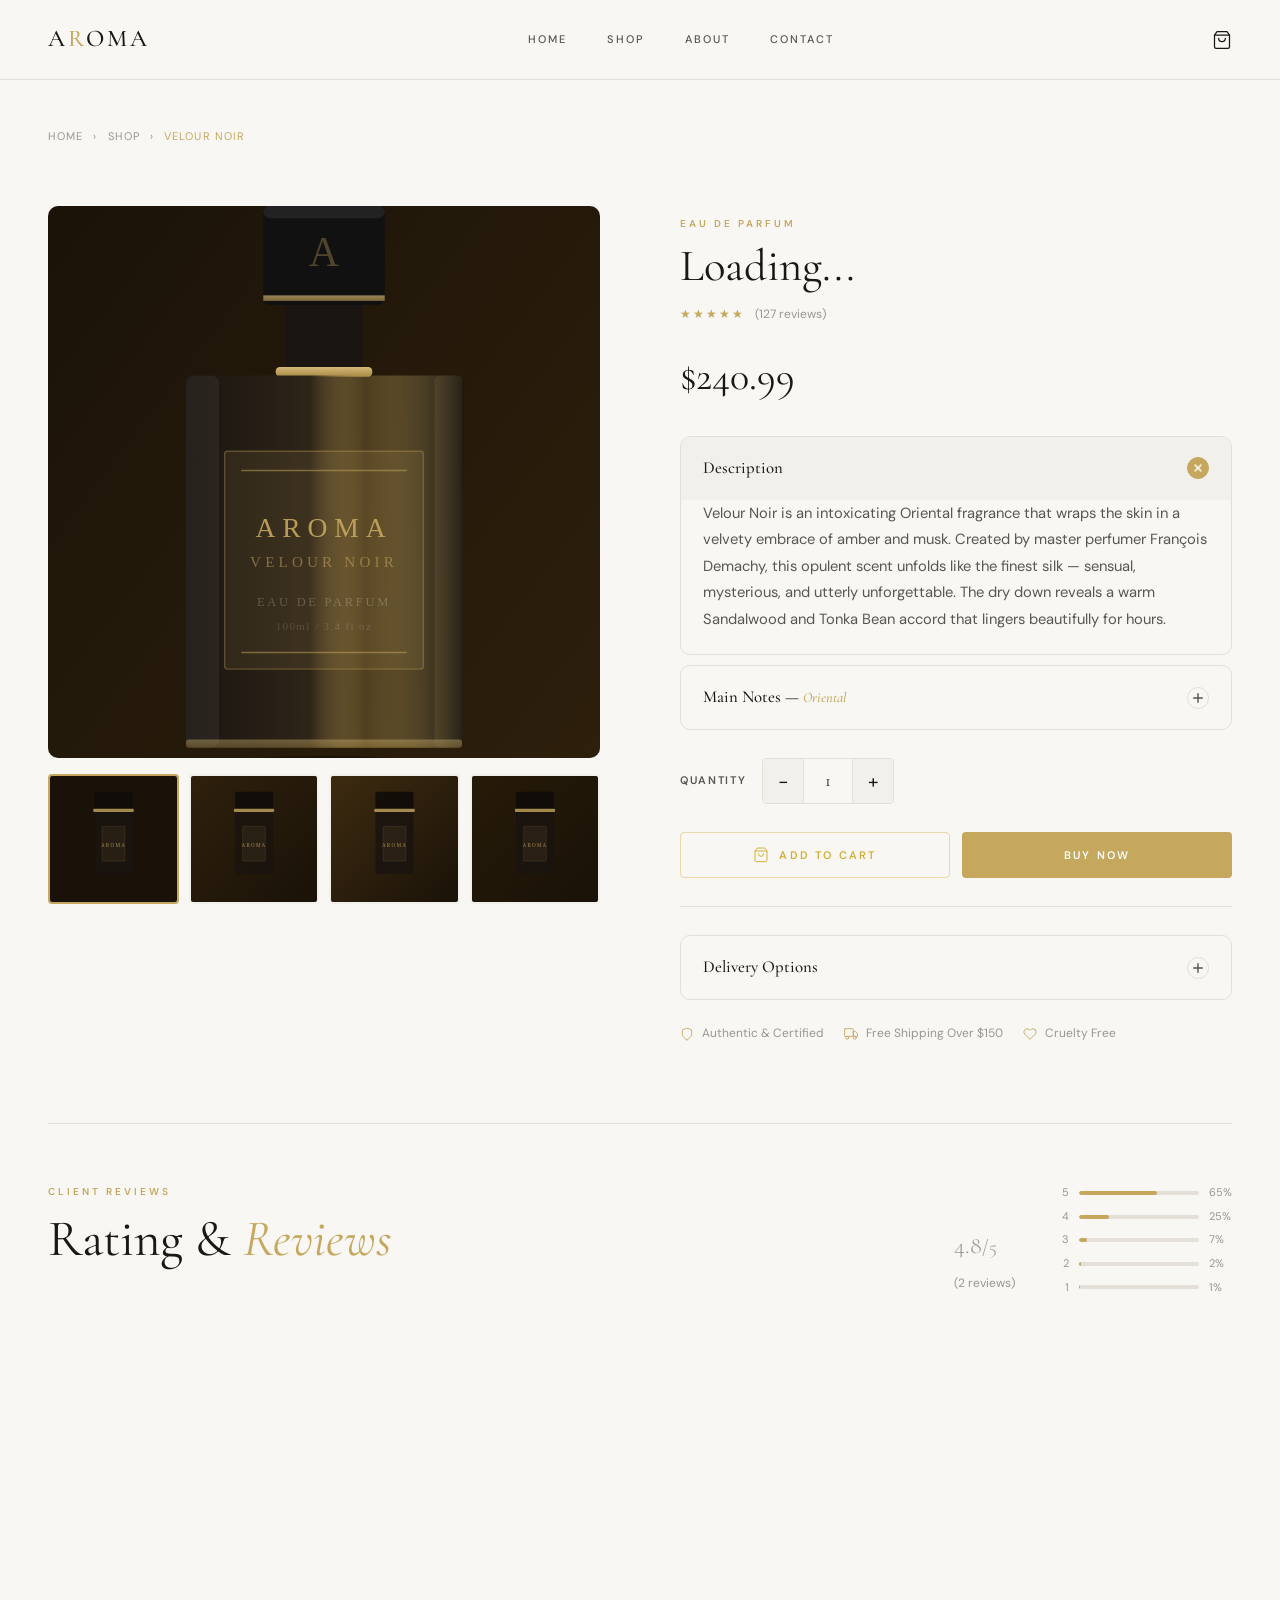
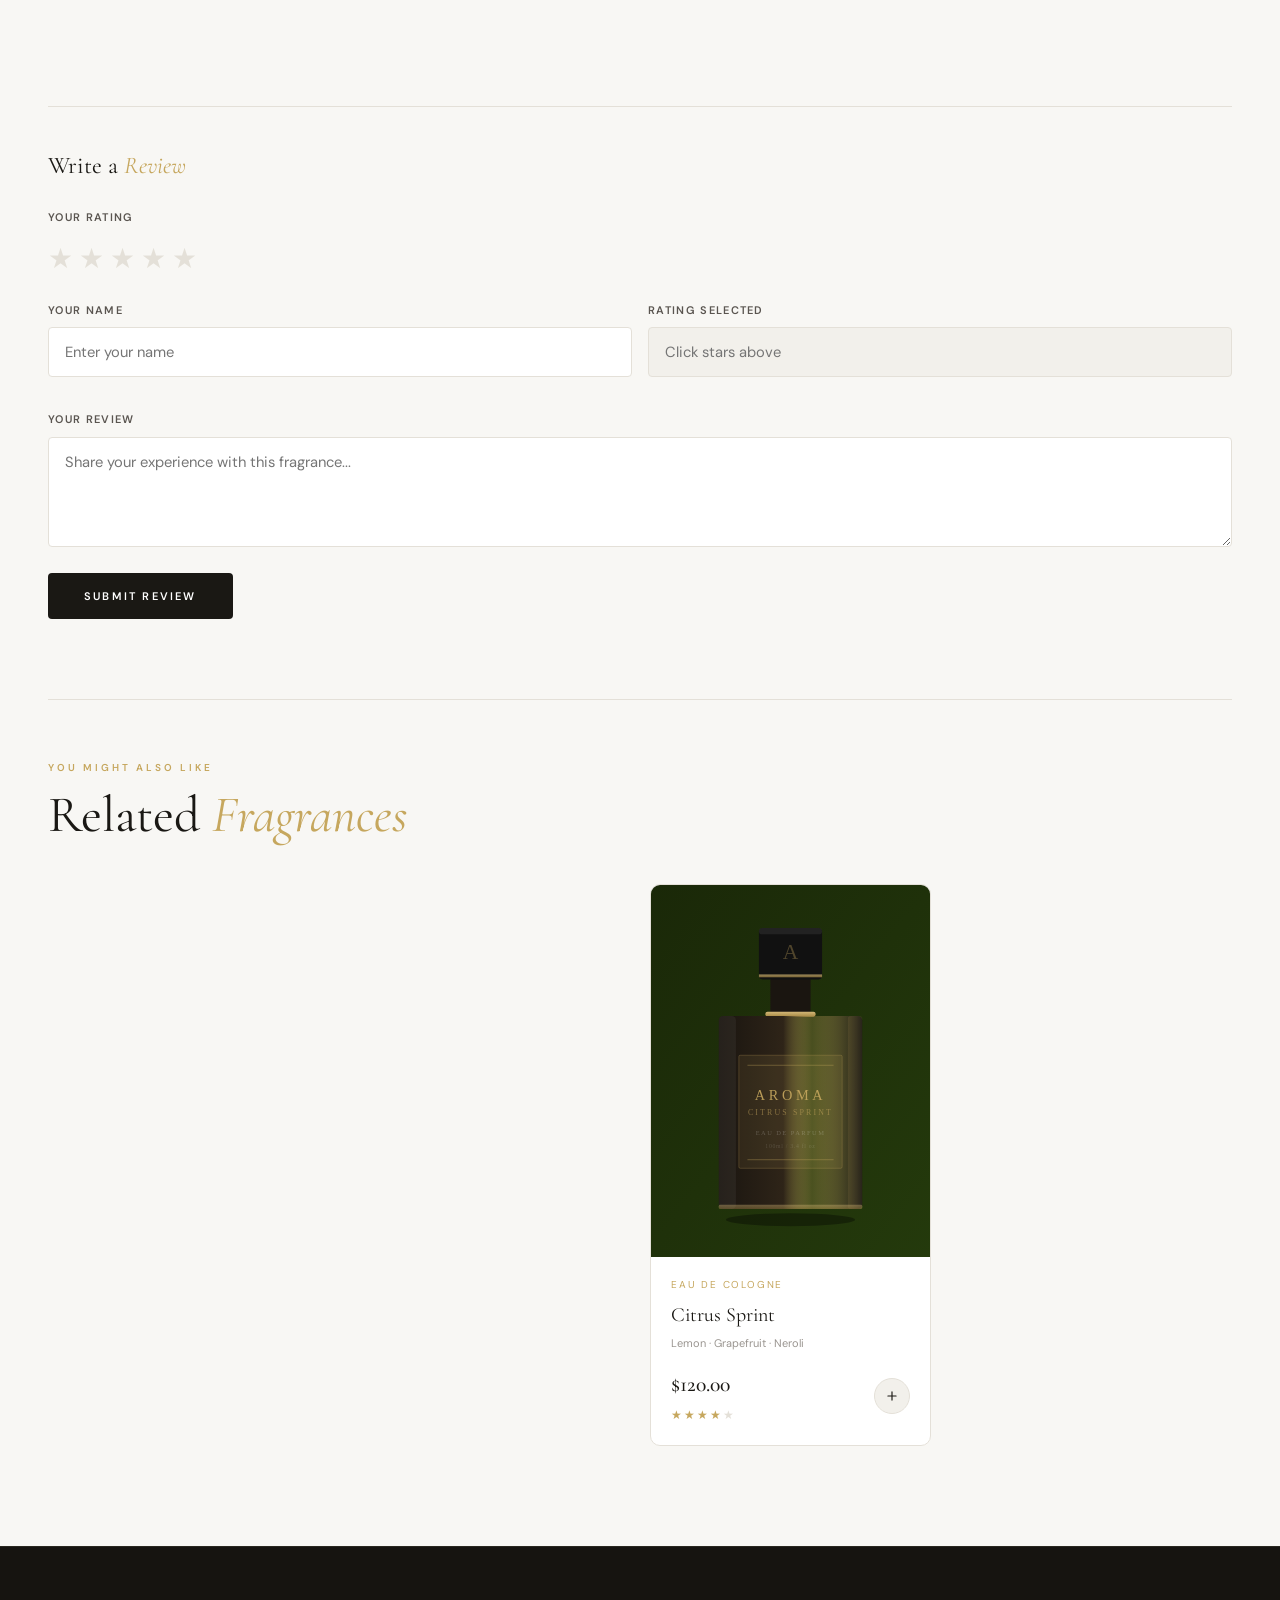
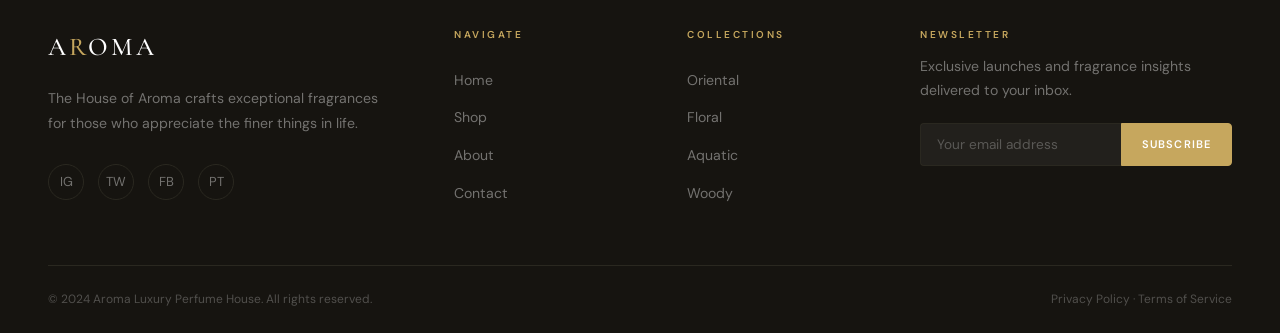
<file: product.html>
<!DOCTYPE html>
<html lang="en">
<head>
  <meta charset="UTF-8">
  <meta name="viewport" content="width=device-width, initial-scale=1.0">
  <title>Product — AROMA Luxury Perfume</title>
  <link rel="stylesheet" href="style.css">
  <style>
    .product-main-img img { transition: opacity 0.3s ease, transform 0.5s ease; }
  </style>
</head>
<body>

<!-- NAV -->
<nav class="nav light-nav">
  <div class="nav-logo">A<span>r</span>oma</div>
  <div class="nav-links">
    <a href="index.html">Home</a>
    <a href="shop.html">Shop</a>
    <a href="about.html">About</a>
    <a href="contact.html">Contact</a>
  </div>
  <div class="nav-actions">
    <button class="nav-icon" id="cartIcon" title="Cart">
      <svg width="20" height="20" viewBox="0 0 24 24" fill="none" stroke-width="1.5" stroke-linecap="round" stroke-linejoin="round"><path d="M6 2L3 6v14a2 2 0 002 2h14a2 2 0 002-2V6l-3-4z"/><line x1="3" y1="6" x2="21" y2="6"/><path d="M16 10a4 4 0 01-8 0"/></svg>
      <span class="cart-badge"></span>
    </button>
    <div class="nav-hamburger" id="hamburger">
      <span></span><span></span><span></span>
    </div>
  </div>
</nav>
<div class="mobile-nav" id="mobileNav">
  <a href="index.html">Home</a>
  <a href="shop.html">Shop</a>
  <a href="about.html">About</a>
  <a href="contact.html">Contact</a>
</div>

<!-- BREADCRUMB BAR -->
<div style="padding:100px 0 0;background:var(--bg-primary);">
  <div class="container">
    <div class="breadcrumb" style="justify-content:flex-start;color:var(--text-light);">
      <a href="index.html" style="color:var(--text-light);">Home</a>
      <span style="color:var(--text-light);">›</span>
      <a href="shop.html" style="color:var(--text-light);">Shop</a>
      <span style="color:var(--text-light);">›</span>
      <span id="productName" style="color:var(--gold);">Loading...</span>
    </div>
  </div>
</div>

<!-- PRODUCT -->
<section class="product-layout">
  <div class="container">
    <div class="product-grid">

      <!-- IMAGES -->
      <div class="product-images">
        <div class="product-main-img">
          <img id="productMainImg" src="" alt="Product">
        </div>
        <div class="product-thumbnails" id="productThumbs">
          <!-- JS populated -->
        </div>
      </div>

      <!-- INFO -->
      <div class="product-info">
        <div class="product-cat" id="productCategory">Loading...</div>
        <h1 class="product-title" id="productName">Loading...</h1>

        <div class="product-rating-row">
          <div class="product-rating-stars" id="productRatingStars"></div>
          <span class="product-rating-count" id="productRatingCount"></span>
        </div>

        <div class="product-price">
          <span id="productPrice">$0.00</span>
          <span class="product-price-orig" id="productOrigPrice" style="display:none;"></span>
        </div>

        <!-- DESCRIPTION ACCORDION -->
        <div class="accordion-item">
          <div class="accordion-header open" onclick="this.classList.toggle('open');this.nextElementSibling.classList.toggle('open')">
            <span class="accordion-title">Description</span>
            <div class="accordion-icon">
              <svg width="10" height="10" viewBox="0 0 14 14" fill="none" stroke-width="2" stroke-linecap="round"><path d="M7 1v12M1 7h12"/></svg>
            </div>
          </div>
          <div class="accordion-body open">
            <div class="accordion-body-inner" id="productDesc">Loading...</div>
          </div>
        </div>

        <!-- NOTES ACCORDION -->
        <div class="accordion-item">
          <div class="accordion-header" onclick="this.classList.toggle('open');this.nextElementSibling.classList.toggle('open')">
            <span class="accordion-title">Main Notes — <span id="productNoteType" style="color:var(--gold);font-style:italic;font-size:0.9rem;"></span></span>
            <div class="accordion-icon">
              <svg width="10" height="10" viewBox="0 0 14 14" fill="none" stroke-width="2" stroke-linecap="round"><path d="M7 1v12M1 7h12"/></svg>
            </div>
          </div>
          <div class="accordion-body">
            <div class="accordion-body-inner">
              <div class="notes-grid" id="productNotes"></div>
            </div>
          </div>
        </div>

        <!-- QUANTITY -->
        <div class="qty-row">
          <span class="qty-label">Quantity</span>
          <div class="qty-ctrl">
            <button class="qty-btn" id="qtyMinus">−</button>
            <span class="qty-num" id="qtyNum">1</span>
            <button class="qty-btn" id="qtyPlus">+</button>
          </div>
        </div>

        <!-- CTA BUTTONS -->
        <div class="product-cta-row">
          <button class="btn-outline" id="addToCartBtn" style="justify-content:center;">
            <svg width="16" height="16" viewBox="0 0 24 24" fill="none" stroke="currentColor" stroke-width="1.5" stroke-linecap="round" stroke-linejoin="round"><path d="M6 2L3 6v14a2 2 0 002 2h14a2 2 0 002-2V6l-3-4z"/><line x1="3" y1="6" x2="21" y2="6"/><path d="M16 10a4 4 0 01-8 0"/></svg>
            Add to Cart
          </button>
          <button class="btn-primary" id="buyNowBtn">Buy Now</button>
        </div>

        <div class="product-divider"></div>

        <!-- DELIVERY ACCORDION -->
        <div class="accordion-item">
          <div class="accordion-header" onclick="this.classList.toggle('open');this.nextElementSibling.classList.toggle('open')">
            <span class="accordion-title">Delivery Options</span>
            <div class="accordion-icon">
              <svg width="10" height="10" viewBox="0 0 14 14" fill="none" stroke-width="2" stroke-linecap="round"><path d="M7 1v12M1 7h12"/></svg>
            </div>
          </div>
          <div class="accordion-body">
            <div class="accordion-body-inner">
              <div class="delivery-grid">
                <div class="delivery-item">
                  <div class="delivery-icon">
                    <svg width="14" height="14" viewBox="0 0 24 24" fill="none" stroke-width="1.5" stroke-linecap="round"><path d="M20.84 4.61a5.5 5.5 0 00-7.78 0L12 5.67l-1.06-1.06a5.5 5.5 0 00-7.78 7.78l1.06 1.06L12 21.23l7.78-7.78 1.06-1.06a5.5 5.5 0 000-7.78z"/></svg>
                  </div>
                  <div>
                    <div class="delivery-item-label">Discount</div>
                    <div class="delivery-item-val" id="delivDiscount">15%</div>
                  </div>
                </div>
                <div class="delivery-item">
                  <div class="delivery-icon">
                    <svg width="14" height="14" viewBox="0 0 24 24" fill="none" stroke-width="1.5" stroke-linecap="round"><rect x="1" y="4" width="22" height="16" rx="2" ry="2"/><line x1="1" y1="10" x2="23" y2="10"/></svg>
                  </div>
                  <div>
                    <div class="delivery-item-label">Payment</div>
                    <div class="delivery-item-val" id="delivPayment">Cash on Delivery</div>
                  </div>
                </div>
                <div class="delivery-item">
                  <div class="delivery-icon">
                    <svg width="14" height="14" viewBox="0 0 24 24" fill="none" stroke-width="1.5" stroke-linecap="round"><rect x="1" y="3" width="15" height="13" rx="1"/><polygon points="16 8 20 8 23 11 23 16 16 16 16 8"/><circle cx="5.5" cy="18.5" r="2.5"/><circle cx="18.5" cy="18.5" r="2.5"/></svg>
                  </div>
                  <div>
                    <div class="delivery-item-label">Delivery Time</div>
                    <div class="delivery-item-val" id="delivTime">3–4 Days</div>
                  </div>
                </div>
                <div class="delivery-item">
                  <div class="delivery-icon">
                    <svg width="14" height="14" viewBox="0 0 24 24" fill="none" stroke-width="1.5" stroke-linecap="round"><polyline points="23 4 23 10 17 10"/><path d="M20.49 15a9 9 0 11-2.12-9.36L23 10"/></svg>
                  </div>
                  <div>
                    <div class="delivery-item-label">Return & Warranty</div>
                    <div class="delivery-item-val" id="delivReturn">7 Days Return</div>
                  </div>
                </div>
              </div>
            </div>
          </div>
        </div>

        <!-- TRUST BADGES -->
        <div style="display:flex;gap:20px;margin-top:24px;flex-wrap:wrap;">
          <div style="display:flex;align-items:center;gap:8px;font-size:12px;color:var(--text-light);">
            <svg width="14" height="14" viewBox="0 0 24 24" fill="none" stroke="var(--gold)" stroke-width="1.5" stroke-linecap="round"><path d="M12 22s8-4 8-10V5l-8-3-8 3v7c0 6 8 10 8 10z"/></svg>
            Authentic & Certified
          </div>
          <div style="display:flex;align-items:center;gap:8px;font-size:12px;color:var(--text-light);">
            <svg width="14" height="14" viewBox="0 0 24 24" fill="none" stroke="var(--gold)" stroke-width="1.5" stroke-linecap="round"><rect x="1" y="3" width="15" height="13" rx="1"/><polygon points="16 8 20 8 23 11 23 16 16 16 16 8"/><circle cx="5.5" cy="18.5" r="2.5"/><circle cx="18.5" cy="18.5" r="2.5"/></svg>
            Free Shipping Over $150
          </div>
          <div style="display:flex;align-items:center;gap:8px;font-size:12px;color:var(--text-light);">
            <svg width="14" height="14" viewBox="0 0 24 24" fill="none" stroke="var(--gold)" stroke-width="1.5" stroke-linecap="round"><path d="M20.84 4.61a5.5 5.5 0 00-7.78 0L12 5.67l-1.06-1.06a5.5 5.5 0 00-7.78 7.78l1.06 1.06L12 21.23l7.78-7.78 1.06-1.06a5.5 5.5 0 000-7.78z"/></svg>
            Cruelty Free
          </div>
        </div>

      </div>
    </div>

    <!-- REVIEWS SECTION -->
    <div class="reviews-section">
      <div class="reviews-header">
        <div>
          <div class="section-label">Client Reviews</div>
          <h2 class="section-title">Rating &amp; <em>Reviews</em></h2>
        </div>
        <div class="reviews-overview">
          <div>
            <div class="reviews-score"><span id="reviewsScore">0</span><span style="font-size:1.2rem;color:var(--text-light);">/5</span></div>
            <div style="font-size:12px;color:var(--text-light);margin-top:6px;" id="reviewsCount"></div>
          </div>
          <div class="reviews-breakdown">
            <div class="review-bar">
              <span class="review-bar-label">5</span>
              <div class="review-bar-track"><div class="review-bar-fill" style="width:0%"></div></div>
              <span class="review-bar-pct">65%</span>
            </div>
            <div class="review-bar">
              <span class="review-bar-label">4</span>
              <div class="review-bar-track"><div class="review-bar-fill" style="width:0%"></div></div>
              <span class="review-bar-pct">25%</span>
            </div>
            <div class="review-bar">
              <span class="review-bar-label">3</span>
              <div class="review-bar-track"><div class="review-bar-fill" style="width:0%"></div></div>
              <span class="review-bar-pct">7%</span>
            </div>
            <div class="review-bar">
              <span class="review-bar-label">2</span>
              <div class="review-bar-track"><div class="review-bar-fill" style="width:0%"></div></div>
              <span class="review-bar-pct">2%</span>
            </div>
            <div class="review-bar">
              <span class="review-bar-label">1</span>
              <div class="review-bar-track"><div class="review-bar-fill" style="width:0%"></div></div>
              <span class="review-bar-pct">1%</span>
            </div>
          </div>
        </div>
      </div>

      <!-- Existing reviews -->
      <div class="review-list" id="reviewList"></div>

      <!-- Write review form -->
      <div class="review-form" style="margin-top:48px;padding-top:40px;border-top:1px solid var(--border);">
        <h3 class="review-form-title">Write a <em style="font-style:italic;color:var(--gold);">Review</em></h3>
        <form id="reviewForm">
          <div style="margin-bottom:16px;">
            <div style="font-size:11px;font-weight:600;letter-spacing:0.12em;text-transform:uppercase;color:var(--text-secondary);margin-bottom:10px;">Your Rating</div>
            <div class="star-select">
              <span>★</span><span>★</span><span>★</span><span>★</span><span>★</span>
            </div>
          </div>
          <div style="display:grid;grid-template-columns:1fr 1fr;gap:16px;margin-bottom:0;">
            <div class="form-field">
              <label for="reviewName">Your Name</label>
              <input type="text" id="reviewName" placeholder="Enter your name" required>
            </div>
            <div class="form-field">
              <label>Rating Selected</label>
              <input type="text" id="ratingDisplay" placeholder="Click stars above" readonly style="background:var(--bg-secondary);cursor:default;">
            </div>
          </div>
          <div class="form-field" style="margin-top:16px;">
            <label for="reviewText">Your Review</label>
            <textarea id="reviewText" rows="4" placeholder="Share your experience with this fragrance..." required></textarea>
          </div>
          <button type="submit" class="btn-dark">Submit Review</button>
        </form>
      </div>
    </div>

    <!-- RELATED PRODUCTS -->
    <div class="related-section">
      <div class="section-label">You Might Also Like</div>
      <h2 class="section-title">Related <em>Fragrances</em></h2>
      <div class="related-grid" id="relatedGrid"></div>
    </div>

  </div>
</section>

<!-- FOOTER -->
<footer class="footer">
  <div class="container">
    <div class="footer-grid">
      <div>
        <div class="footer-brand-logo">A<span>r</span>oma</div>
        <p class="footer-brand-desc">The House of Aroma crafts exceptional fragrances for those who appreciate the finer things in life.</p>
        <div class="footer-social">
          <a href="#">IG</a><a href="#">TW</a><a href="#">FB</a><a href="#">PT</a>
        </div>
      </div>
      <div class="footer-col">
        <h5>Navigate</h5>
        <ul>
          <li><a href="index.html">Home</a></li>
          <li><a href="shop.html">Shop</a></li>
          <li><a href="about.html">About</a></li>
          <li><a href="contact.html">Contact</a></li>
        </ul>
      </div>
      <div class="footer-col">
        <h5>Collections</h5>
        <ul>
          <li><a href="shop.html">Oriental</a></li>
          <li><a href="shop.html">Floral</a></li>
          <li><a href="shop.html">Aquatic</a></li>
          <li><a href="shop.html">Woody</a></li>
        </ul>
      </div>
      <div class="footer-newsletter">
        <h5>Newsletter</h5>
        <p>Exclusive launches and fragrance insights delivered to your inbox.</p>
        <div class="footer-newsletter-form">
          <input type="email" placeholder="Your email address">
          <button onclick="showToast('Subscribed!')">Subscribe</button>
        </div>
      </div>
    </div>
    <div class="footer-bottom">
      <p>© 2024 Aroma Luxury Perfume House. All rights reserved.</p>
      <p>Privacy Policy · Terms of Service</p>
    </div>
  </div>
</footer>

<script src="script.js"></script>
<script>
  // Update rating display
  document.querySelectorAll('.star-select span').forEach((s, i) => {
    s.addEventListener('click', () => {
      document.getElementById('ratingDisplay').value = `${i+1} Star${i > 0 ? 's' : ''}`;
    });
  });
</script>
</body>
</html>
</file>
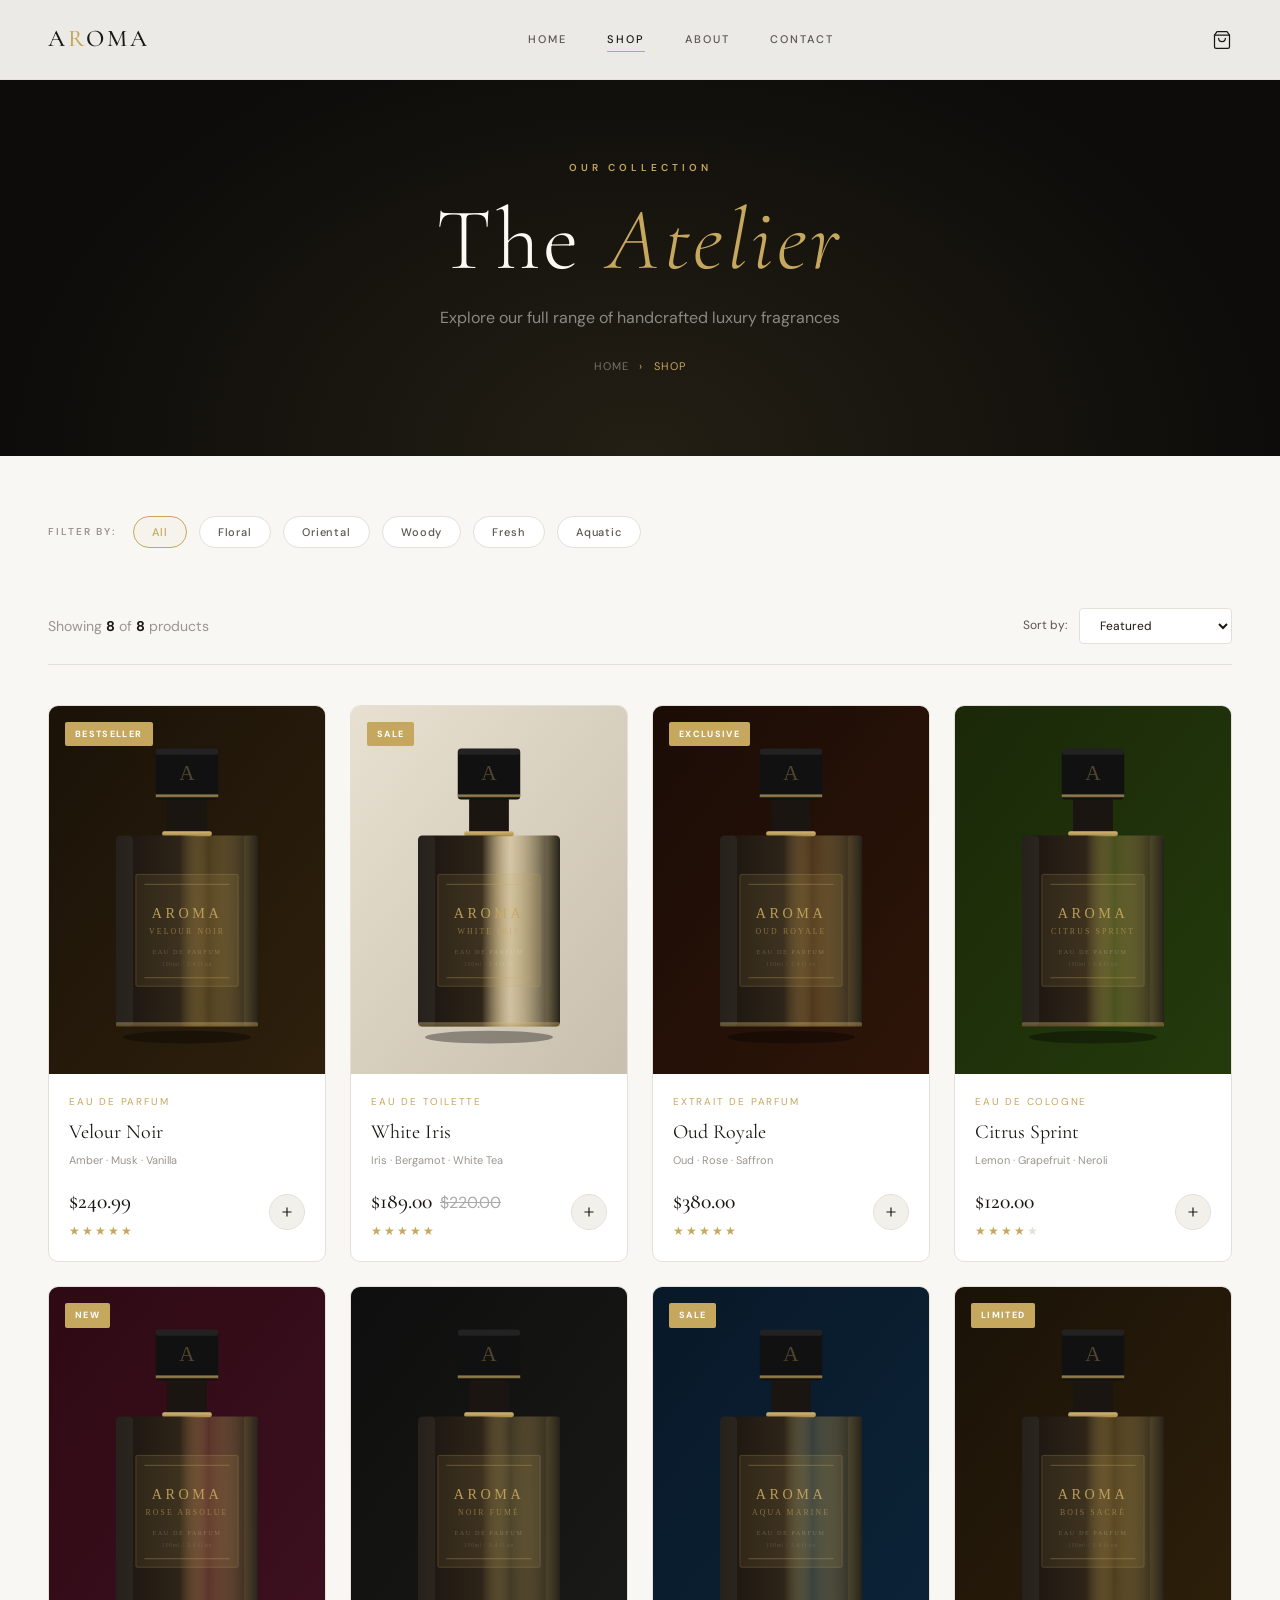
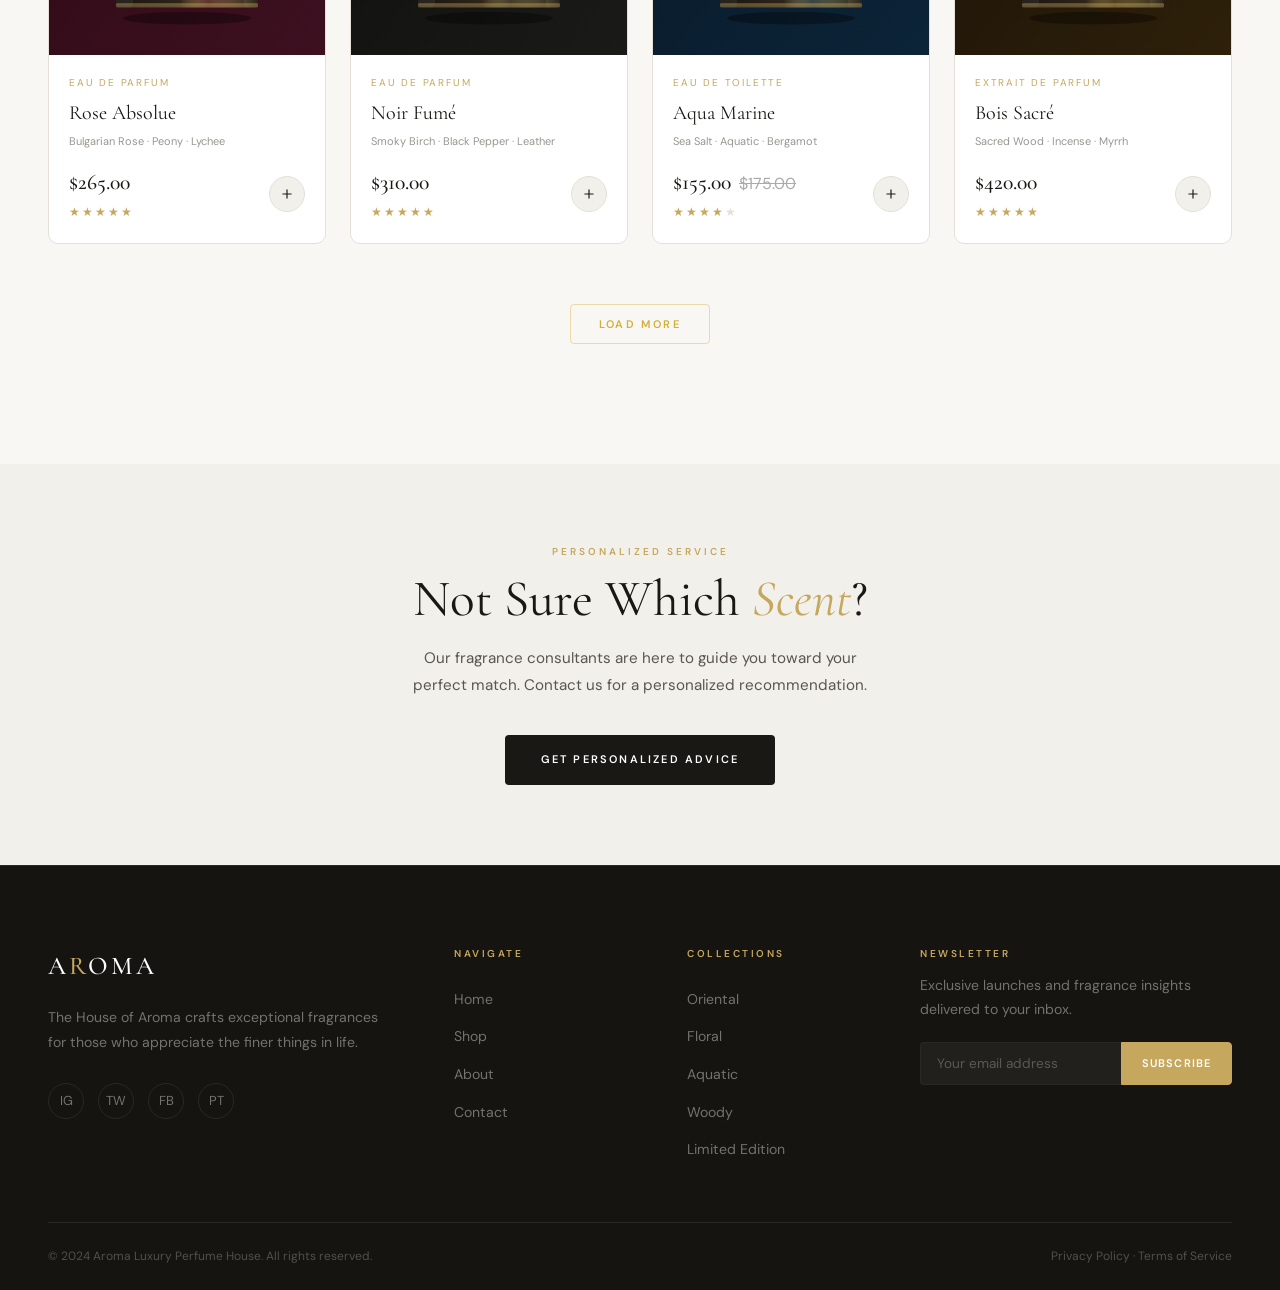
<file: shop.html>
<!DOCTYPE html>
<html lang="en">
<head>
  <meta charset="UTF-8">
  <meta name="viewport" content="width=device-width, initial-scale=1.0">
  <title>Shop — AROMA Luxury Perfume</title>
  <link rel="stylesheet" href="style.css">
</head>
<body>

<!-- NAV -->
<nav class="nav light-nav">
  <div class="nav-logo">A<span>r</span>oma</div>
  <div class="nav-links">
    <a href="index.html">Home</a>
    <a href="shop.html" class="active">Shop</a>
    <a href="about.html">About</a>
    <a href="contact.html">Contact</a>
  </div>
  <div class="nav-actions">
    <button class="nav-icon" id="cartIcon" title="Cart">
      <svg width="20" height="20" viewBox="0 0 24 24" fill="none" stroke-width="1.5" stroke-linecap="round" stroke-linejoin="round"><path d="M6 2L3 6v14a2 2 0 002 2h14a2 2 0 002-2V6l-3-4z"/><line x1="3" y1="6" x2="21" y2="6"/><path d="M16 10a4 4 0 01-8 0"/></svg>
      <span class="cart-badge"></span>
    </button>
    <div class="nav-hamburger" id="hamburger">
      <span></span><span></span><span></span>
    </div>
  </div>
</nav>
<div class="mobile-nav" id="mobileNav">
  <a href="index.html">Home</a>
  <a href="shop.html">Shop</a>
  <a href="about.html">About</a>
  <a href="contact.html">Contact</a>
</div>

<!-- PAGE HEADER -->
<div class="page-header">
  <div class="page-header-label">Our Collection</div>
  <h1>The <em>Atelier</em></h1>
  <p>Explore our full range of handcrafted luxury fragrances</p>
  <div class="breadcrumb">
    <a href="index.html">Home</a>
    <span>›</span>
    <span>Shop</span>
  </div>
</div>

<!-- SHOP -->
<section class="shop-layout">
  <div class="container">

    <!-- Filters -->
    <div class="filter-bar">
      <span class="filter-label">Filter by:</span>
      <button class="filter-btn active" data-filter="all">All</button>
      <button class="filter-btn" data-filter="floral">Floral</button>
      <button class="filter-btn" data-filter="oriental">Oriental</button>
      <button class="filter-btn" data-filter="woody">Woody</button>
      <button class="filter-btn" data-filter="fresh">Fresh</button>
      <button class="filter-btn" data-filter="aquatic">Aquatic</button>
    </div>

    <!-- Toolbar -->
    <div class="shop-toolbar">
      <div class="shop-count" id="shopCount">Loading...</div>
      <div class="shop-sort">
        <span>Sort by:</span>
        <select id="shopSort">
          <option value="default">Featured</option>
          <option value="low">Price: Low to High</option>
          <option value="high">Price: High to Low</option>
          <option value="rating">Top Rated</option>
        </select>
      </div>
    </div>

    <!-- Grid -->
    <div class="shop-grid" id="shopGrid">
      <!-- JS Populated -->
    </div>

    <!-- Load More -->
    <div class="load-more-wrap">
      <button class="btn-outline" onclick="showToast('All products are shown')">Load More</button>
    </div>

  </div>
</section>

<!-- CTA STRIP -->
<section style="background:var(--bg-secondary);padding:80px 0;text-align:center;">
  <div class="container">
    <div class="section-label">Personalized Service</div>
    <h2 class="section-title" style="margin-bottom:16px;">Not Sure Which <em>Scent</em>?</h2>
    <p style="color:var(--text-secondary);max-width:480px;margin:0 auto 36px;line-height:1.8;font-size:0.95rem;">Our fragrance consultants are here to guide you toward your perfect match. Contact us for a personalized recommendation.</p>
    <a href="contact.html" class="btn-dark">Get Personalized Advice</a>
  </div>
</section>

<!-- FOOTER -->
<footer class="footer">
  <div class="container">
    <div class="footer-grid">
      <div>
        <div class="footer-brand-logo">A<span>r</span>oma</div>
        <p class="footer-brand-desc">The House of Aroma crafts exceptional fragrances for those who appreciate the finer things in life.</p>
        <div class="footer-social">
          <a href="#">IG</a><a href="#">TW</a><a href="#">FB</a><a href="#">PT</a>
        </div>
      </div>
      <div class="footer-col">
        <h5>Navigate</h5>
        <ul>
          <li><a href="index.html">Home</a></li>
          <li><a href="shop.html">Shop</a></li>
          <li><a href="about.html">About</a></li>
          <li><a href="contact.html">Contact</a></li>
        </ul>
      </div>
      <div class="footer-col">
        <h5>Collections</h5>
        <ul>
          <li><a href="#">Oriental</a></li>
          <li><a href="#">Floral</a></li>
          <li><a href="#">Aquatic</a></li>
          <li><a href="#">Woody</a></li>
          <li><a href="#">Limited Edition</a></li>
        </ul>
      </div>
      <div class="footer-newsletter">
        <h5>Newsletter</h5>
        <p>Exclusive launches and fragrance insights delivered to your inbox.</p>
        <div class="footer-newsletter-form">
          <input type="email" placeholder="Your email address">
          <button onclick="showToast('Subscribed!')">Subscribe</button>
        </div>
      </div>
    </div>
    <div class="footer-bottom">
      <p>© 2024 Aroma Luxury Perfume House. All rights reserved.</p>
      <p>Privacy Policy · Terms of Service</p>
    </div>
  </div>
</footer>

<script src="script.js"></script>
</body>
</html>
</file>
<file: style.css>
/* ============================================================
   LUXURY PERFUME STORE — GLOBAL STYLES
   ============================================================ */

@import url('https://fonts.googleapis.com/css2?family=Cormorant+Garamond:ital,wght@0,300;0,400;0,500;0,600;0,700;1,300;1,400;1,500&family=DM+Sans:wght@300;400;500;600&display=swap');

/* ---- CSS Variables ---- */
:root {
  --bg-primary: #f8f7f4;
  --bg-secondary: #f2f0eb;
  --bg-dark: #0d0c0a;
  --bg-dark-2: #161410;
  --text-primary: #1a1814;
  --text-secondary: #5a5550;
  --text-light: #9a9590;
  --gold: #c6a75e;
  --gold-light: #d4b878;
  --gold-dark: #a88a45;
  --border: #e4e0d8;
  --border-dark: #2a2820;
  --shadow-sm: 0 2px 12px rgba(0,0,0,0.06);
  --shadow-md: 0 8px 32px rgba(0,0,0,0.10);
  --shadow-lg: 0 20px 60px rgba(0,0,0,0.14);
  --shadow-gold: 0 8px 32px rgba(198,167,94,0.20);
  --radius: 4px;
  --radius-lg: 10px;
  --transition: 0.35s cubic-bezier(0.4, 0, 0.2, 1);
  --font-serif: 'Cormorant Garamond', Georgia, serif;
  --font-sans: 'DM Sans', -apple-system, sans-serif;
}

/* ---- Reset ---- */
*, *::before, *::after { box-sizing: border-box; margin: 0; padding: 0; }
html { scroll-behavior: smooth; font-size: 16px; }
body {
  font-family: var(--font-sans);
  background: var(--bg-primary);
  color: var(--text-primary);
  line-height: 1.6;
  overflow-x: hidden;
}
img { max-width: 100%; display: block; }
a { text-decoration: none; color: inherit; }
button { cursor: pointer; border: none; background: none; font-family: inherit; }
ul { list-style: none; }
input, textarea, select { font-family: inherit; }

/* ---- Utility ---- */
.container { max-width: 1280px; margin: 0 auto; padding: 0 48px; }
.section-label {
  font-family: var(--font-sans);
  font-size: 10px;
  font-weight: 600;
  letter-spacing: 0.3em;
  text-transform: uppercase;
  color: var(--gold);
}
.section-title {
  font-family: var(--font-serif);
  font-size: clamp(2rem, 4vw, 3.2rem);
  font-weight: 400;
  line-height: 1.15;
  color: var(--text-primary);
  margin-top: 10px;
}
.section-title em { font-style: italic; color: var(--gold); }
.gold-line {
  width: 40px; height: 1px;
  background: var(--gold);
  display: block; margin: 20px 0;
}
.btn-primary {
  display: inline-flex; align-items: center; gap: 10px;
  background: var(--gold);
  color: #fff;
  font-family: var(--font-sans);
  font-size: 11px;
  font-weight: 600;
  letter-spacing: 0.2em;
  text-transform: uppercase;
  padding: 16px 36px;
  border-radius: var(--radius);
  transition: var(--transition);
  position: relative; overflow: hidden;
}
.btn-primary::after {
  content: '';
  position: absolute; inset: 0;
  background: rgba(255,255,255,0.12);
  opacity: 0; transition: var(--transition);
}
.btn-primary:hover { background: var(--gold-dark); transform: translateY(-2px); box-shadow: var(--shadow-gold); }
.btn-primary:hover::after { opacity: 1; }
.btn-outline {
  display: inline-flex; align-items: center; gap: 10px;
  background: transparent;
  color: var(--text-primary);
  font-family: var(--font-sans);
  font-size: 11px;
  font-weight: 600;
  letter-spacing: 0.2em;
  text-transform: uppercase;
  padding: 15px 35px;
  border-radius: var(--radius);
  border: 1.5px solid var(--border);
  transition: var(--transition);
}
.btn-outline:hover { border-color: var(--gold); color: var(--gold); }
.btn-dark {
  background: var(--text-primary);
  color: #fff;
  font-family: var(--font-sans);
  font-size: 11px;
  font-weight: 600;
  letter-spacing: 0.2em;
  text-transform: uppercase;
  padding: 16px 36px;
  border-radius: var(--radius);
  transition: var(--transition);
  display: inline-flex; align-items: center; gap: 10px;
}
.btn-dark:hover { background: #2a2820; transform: translateY(-2px); box-shadow: var(--shadow-md); }

/* Card entrance animation (not observer-dependent) */
/* ---- Scroll Animation ---- */
.fade-up {
  opacity: 0;
  transform: translateY(30px);
  transition: opacity 0.7s ease, transform 0.7s ease;
}
.fade-up.visible { opacity: 1; transform: translateY(0); }
.fade-in { opacity: 0; transition: opacity 0.7s ease; }
.fade-in.visible { opacity: 1; }

@keyframes cardEnter {
  from { opacity: 0; transform: translateY(24px); }
  to { opacity: 1; transform: translateY(0); }
}
.product-card {
  animation: cardEnter 0.5s ease both;
}
.featured-grid .product-card:nth-child(1) { animation-delay: 0.05s; }
.featured-grid .product-card:nth-child(2) { animation-delay: 0.12s; }
.featured-grid .product-card:nth-child(3) { animation-delay: 0.19s; }
.featured-grid .product-card:nth-child(4) { animation-delay: 0.26s; }
.shop-grid .product-card:nth-child(1) { animation-delay: 0.04s; }
.shop-grid .product-card:nth-child(2) { animation-delay: 0.08s; }
.shop-grid .product-card:nth-child(3) { animation-delay: 0.12s; }
.shop-grid .product-card:nth-child(4) { animation-delay: 0.16s; }
.shop-grid .product-card:nth-child(5) { animation-delay: 0.20s; }
.shop-grid .product-card:nth-child(6) { animation-delay: 0.24s; }
.shop-grid .product-card:nth-child(7) { animation-delay: 0.28s; }
.shop-grid .product-card:nth-child(8) { animation-delay: 0.32s; }
.related-grid .product-card:nth-child(1) { animation-delay: 0.05s; }
.related-grid .product-card:nth-child(2) { animation-delay: 0.10s; }
.related-grid .product-card:nth-child(3) { animation-delay: 0.15s; }
.related-grid .product-card:nth-child(4) { animation-delay: 0.20s; }

/* ============================================================
   NAVIGATION
   ============================================================ */
.nav {
  position: fixed; top: 0; left: 0; right: 0;
  z-index: 1000;
  padding: 0 48px;
  display: flex; align-items: center; justify-content: space-between;
  height: 80px;
  transition: var(--transition);
}
.nav.light-nav {
  background: rgba(248, 247, 244, 0.95);
  backdrop-filter: blur(20px);
  border-bottom: 1px solid var(--border);
}
.nav.dark-nav {
  background: rgba(13, 12, 10, 0.92);
  backdrop-filter: blur(20px);
  border-bottom: 1px solid var(--border-dark);
}
.nav-logo {
  font-family: var(--font-serif);
  font-size: 1.5rem;
  font-weight: 500;
  letter-spacing: 0.12em;
  text-transform: uppercase;
}
.nav.dark-nav .nav-logo { color: #fff; }
.nav.light-nav .nav-logo { color: var(--text-primary); }
.nav-logo span { color: var(--gold); }

.nav-links {
  display: flex; align-items: center; gap: 40px;
}
.nav-links a {
  font-size: 11px;
  font-weight: 500;
  letter-spacing: 0.18em;
  text-transform: uppercase;
  transition: color var(--transition);
  position: relative;
}
.nav-links a::after {
  content: '';
  position: absolute; bottom: -4px; left: 0; right: 0;
  height: 1px; background: var(--gold);
  transform: scaleX(0); transition: var(--transition);
  transform-origin: left;
}
.nav-links a:hover::after, .nav-links a.active::after { transform: scaleX(1); }
.nav.dark-nav .nav-links a { color: rgba(255,255,255,0.75); }
.nav.dark-nav .nav-links a:hover, .nav.dark-nav .nav-links a.active { color: var(--gold); }
.nav.light-nav .nav-links a { color: var(--text-secondary); }
.nav.light-nav .nav-links a:hover, .nav.light-nav .nav-links a.active { color: var(--text-primary); }

.nav-actions {
  display: flex; align-items: center; gap: 24px;
}
.nav-icon {
  width: 20px; height: 20px;
  display: flex; align-items: center; justify-content: center;
  position: relative; transition: var(--transition);
}
.nav-icon svg { transition: var(--transition); }
.nav.dark-nav .nav-icon svg { stroke: rgba(255,255,255,0.8); }
.nav.light-nav .nav-icon svg { stroke: var(--text-primary); }
.nav-icon:hover svg { stroke: var(--gold); }
.cart-badge {
  position: absolute; top: -6px; right: -6px;
  width: 16px; height: 16px;
  background: var(--gold);
  border-radius: 50%;
  font-size: 9px; font-weight: 700;
  color: #fff;
  display: flex; align-items: center; justify-content: center;
  display: none;
}
.cart-badge.visible { display: flex; }

.nav-hamburger {
  display: none; flex-direction: column;
  gap: 5px; width: 24px; cursor: pointer; padding: 4px;
}
.nav-hamburger span {
  display: block; height: 1.5px; width: 100%;
  background: var(--text-primary);
  transition: var(--transition);
}
.nav.dark-nav .nav-hamburger span { background: #fff; }

/* Mobile Nav */
.mobile-nav {
  position: fixed; top: 80px; left: 0; right: 0; bottom: 0;
  background: var(--bg-dark);
  z-index: 999;
  display: flex; flex-direction: column; align-items: center;
  justify-content: center; gap: 40px;
  opacity: 0; pointer-events: none;
  transition: var(--transition);
}
.mobile-nav.open { opacity: 1; pointer-events: all; }
.mobile-nav a {
  font-family: var(--font-serif);
  font-size: 2.5rem;
  color: #fff;
  letter-spacing: 0.08em;
  transition: color var(--transition);
}
.mobile-nav a:hover { color: var(--gold); }

/* ============================================================
   PAGE HEADER (inner pages)
   ============================================================ */
.page-header {
  padding: 160px 0 80px;
  background: var(--bg-dark);
  text-align: center;
  position: relative; overflow: hidden;
}
.page-header::before {
  content: '';
  position: absolute; inset: 0;
  background: radial-gradient(ellipse at 50% 100%, rgba(198,167,94,0.12) 0%, transparent 70%);
}
.page-header-label {
  font-size: 10px; font-weight: 600;
  letter-spacing: 0.4em; text-transform: uppercase;
  color: var(--gold); margin-bottom: 16px;
}
.page-header h1 {
  font-family: var(--font-serif);
  font-size: clamp(3rem, 7vw, 5.5rem);
  font-weight: 300;
  color: #fff;
  line-height: 1.1;
  letter-spacing: 0.04em;
}
.page-header h1 em { font-style: italic; color: var(--gold); }
.page-header p {
  margin-top: 16px;
  color: rgba(255,255,255,0.5);
  font-size: 1rem;
}
.breadcrumb {
  display: flex; align-items: center; gap: 10px;
  justify-content: center;
  margin-top: 28px;
  font-size: 11px;
  letter-spacing: 0.1em;
  text-transform: uppercase;
  color: rgba(255,255,255,0.4);
}
.breadcrumb a { color: rgba(255,255,255,0.4); transition: var(--transition); }
.breadcrumb a:hover { color: var(--gold); }
.breadcrumb span { color: var(--gold); }

/* ============================================================
   HERO — INDEX PAGE
   ============================================================ */
.hero {
  min-height: 100vh;
  background: var(--bg-dark);
  display: flex; align-items: center;
  position: relative; overflow: hidden;
}
.hero-bg {
  position: absolute; inset: 0;
  background: radial-gradient(ellipse at 70% 50%, rgba(198,167,94,0.08) 0%, transparent 60%),
              radial-gradient(ellipse at 20% 80%, rgba(198,167,94,0.05) 0%, transparent 50%);
}
.hero-bg-text {
  position: absolute;
  top: 50%; left: 50%;
  transform: translate(-50%, -50%);
  font-family: var(--font-serif);
  font-size: clamp(120px, 18vw, 260px);
  font-weight: 700;
  color: rgba(255,255,255,0.025);
  white-space: nowrap;
  letter-spacing: 0.15em;
  pointer-events: none;
  user-select: none;
}
.hero-content {
  position: relative; z-index: 2;
  max-width: 1280px; margin: 0 auto; padding: 0 48px;
  display: grid; grid-template-columns: 1fr 1fr;
  gap: 80px; align-items: center;
  min-height: 100vh; padding-top: 80px;
}
.hero-text { padding: 60px 0; }
.hero-eyebrow {
  display: flex; align-items: center; gap: 16px;
  margin-bottom: 24px;
}
.hero-eyebrow-line {
  width: 40px; height: 1px; background: var(--gold);
}
.hero-eyebrow span {
  font-size: 10px; font-weight: 600;
  letter-spacing: 0.35em; text-transform: uppercase;
  color: var(--gold);
}
.hero-title {
  font-family: var(--font-serif);
  font-size: clamp(3.5rem, 7vw, 6rem);
  font-weight: 300;
  color: #fff;
  line-height: 1.05;
  letter-spacing: 0.02em;
}
.hero-title em { font-style: italic; color: var(--gold); display: block; }
.hero-desc {
  margin-top: 28px;
  color: rgba(255,255,255,0.5);
  font-size: 0.95rem;
  line-height: 1.8;
  max-width: 380px;
}
.hero-cta {
  margin-top: 48px;
  display: flex; align-items: center; gap: 24px;
}
.hero-scroll {
  margin-top: 80px;
  display: flex; align-items: center; gap: 14px;
  color: rgba(255,255,255,0.35);
  font-size: 10px;
  letter-spacing: 0.25em; text-transform: uppercase;
}
.hero-scroll-line {
  width: 1px; height: 50px;
  background: linear-gradient(to bottom, transparent, var(--gold), transparent);
  animation: scrollLine 2s ease-in-out infinite;
}
@keyframes scrollLine {
  0%, 100% { opacity: 0.3; }
  50% { opacity: 1; }
}
.hero-image {
  position: relative; display: flex;
  align-items: center; justify-content: center;
}
.hero-bottle-wrap {
  position: relative;
  width: 100%; max-width: 480px;
  margin: 0 auto;
}
.hero-bottle-glow {
  position: absolute; inset: -20%;
  background: radial-gradient(circle, rgba(198,167,94,0.15) 0%, transparent 70%);
  border-radius: 50%;
  animation: glowPulse 4s ease-in-out infinite;
}
@keyframes glowPulse {
  0%, 100% { opacity: 0.6; transform: scale(1); }
  50% { opacity: 1; transform: scale(1.1); }
}
.hero-bottle-svg {
  width: 100%;
  position: relative; z-index: 1;
  animation: floatBottle 6s ease-in-out infinite;
  filter: drop-shadow(0 40px 80px rgba(0,0,0,0.6)) drop-shadow(0 0 40px rgba(198,167,94,0.2));
}
@keyframes floatBottle {
  0%, 100% { transform: translateY(0) rotate(0deg); }
  33% { transform: translateY(-16px) rotate(1deg); }
  66% { transform: translateY(-8px) rotate(-0.5deg); }
}
.hero-badge {
  position: absolute;
  bottom: 40px; right: -20px;
  background: rgba(255,255,255,0.05);
  backdrop-filter: blur(20px);
  border: 1px solid rgba(198,167,94,0.3);
  border-radius: 8px;
  padding: 16px 20px;
  min-width: 140px;
}
.hero-badge-num {
  font-family: var(--font-serif);
  font-size: 2rem;
  font-weight: 500;
  color: var(--gold);
  line-height: 1;
}
.hero-badge-text {
  font-size: 10px;
  letter-spacing: 0.12em;
  color: rgba(255,255,255,0.5);
  text-transform: uppercase;
  margin-top: 4px;
}

/* ============================================================
   MARQUEE STRIP
   ============================================================ */
.marquee-strip {
  background: var(--gold);
  padding: 14px 0;
  overflow: hidden;
}
.marquee-track {
  display: flex; gap: 60px;
  animation: marquee 22s linear infinite;
  width: max-content;
}
.marquee-track span {
  font-size: 11px; font-weight: 600;
  letter-spacing: 0.25em; text-transform: uppercase;
  color: #fff; white-space: nowrap;
  display: flex; align-items: center; gap: 20px;
}
.marquee-track span::after {
  content: '✦';
  font-size: 8px; opacity: 0.7;
}
@keyframes marquee {
  from { transform: translateX(0); }
  to { transform: translateX(-50%); }
}

/* ============================================================
   FEATURED COLLECTION
   ============================================================ */
.featured {
  padding: 120px 0;
  background: var(--bg-primary);
}
.featured-header {
  display: flex; align-items: flex-end;
  justify-content: space-between;
  margin-bottom: 64px;
}
.featured-grid {
  display: grid;
  grid-template-columns: repeat(4, 1fr);
  gap: 24px;
}

/* ============================================================
   PRODUCT CARD
   ============================================================ */
.product-card {
  background: #fff;
  border-radius: var(--radius-lg);
  overflow: hidden;
  border: 1px solid var(--border);
  transition: var(--transition);
  cursor: pointer;
  position: relative;
}
.product-card:hover {
  transform: translateY(-6px);
  box-shadow: var(--shadow-lg);
  border-color: rgba(198,167,94,0.3);
}
.product-card-img {
  position: relative; overflow: hidden;
  aspect-ratio: 3/4;
  background: var(--bg-secondary);
}
.product-card-img img {
  width: 100%; height: 100%;
  object-fit: cover;
  transition: transform 0.6s ease;
}
.product-card:hover .product-card-img img {
  transform: scale(1.07);
}
.product-card-badge {
  position: absolute; top: 16px; left: 16px;
  background: var(--gold);
  color: #fff;
  font-size: 9px; font-weight: 700;
  letter-spacing: 0.15em; text-transform: uppercase;
  padding: 5px 10px;
  border-radius: 2px;
}
.product-card-overlay {
  position: absolute; inset: 0;
  background: linear-gradient(to top, rgba(0,0,0,0.5) 0%, transparent 50%);
  opacity: 0; transition: var(--transition);
  display: flex; align-items: flex-end; padding: 20px;
}
.product-card:hover .product-card-overlay { opacity: 1; }
.product-card-quick {
  width: 100%;
  background: rgba(255,255,255,0.95);
  color: var(--text-primary);
  font-size: 10px; font-weight: 600;
  letter-spacing: 0.15em; text-transform: uppercase;
  padding: 12px;
  border-radius: var(--radius);
  text-align: center;
  transition: var(--transition);
}
.product-card-quick:hover { background: var(--gold); color: #fff; }
.product-card-body { padding: 20px; }
.product-card-category {
  font-size: 10px; letter-spacing: 0.18em;
  text-transform: uppercase; color: var(--gold);
  margin-bottom: 6px;
}
.product-card-name {
  font-family: var(--font-serif);
  font-size: 1.25rem;
  font-weight: 400;
  color: var(--text-primary);
  margin-bottom: 4px;
}
.product-card-notes {
  font-size: 11px;
  color: var(--text-light);
  margin-bottom: 14px;
}
.product-card-footer {
  display: flex; align-items: center; justify-content: space-between;
}
.product-card-price {
  font-family: var(--font-serif);
  font-size: 1.35rem;
  font-weight: 500;
  color: var(--text-primary);
}
.product-card-stars {
  display: flex; gap: 2px;
}
.star { color: var(--gold); font-size: 12px; }
.star.empty { color: var(--border); }
.product-card-add {
  width: 36px; height: 36px;
  border-radius: 50%;
  background: var(--bg-secondary);
  display: flex; align-items: center; justify-content: center;
  transition: var(--transition);
  border: 1px solid var(--border);
}
.product-card-add:hover { background: var(--gold); border-color: var(--gold); }
.product-card-add:hover svg { stroke: #fff; }
.product-card-add svg { stroke: var(--text-primary); transition: var(--transition); }

/* ============================================================
   BRAND STORY SECTION (INDEX)
   ============================================================ */
.brand-story {
  padding: 120px 0;
  background: var(--bg-dark);
  display: grid;
  grid-template-columns: 1fr 1fr;
}
.brand-story-visual {
  position: relative;
  background: var(--bg-dark-2);
  min-height: 600px;
  overflow: hidden;
}
.brand-story-visual-img {
  width: 100%; height: 100%;
  object-fit: cover;
  opacity: 0.7;
}
.brand-story-visual-overlay {
  position: absolute; inset: 0;
  background: linear-gradient(to right, transparent 60%, var(--bg-dark) 100%);
}
.brand-story-number {
  position: absolute; top: 40px; left: 40px;
  font-family: var(--font-serif);
  font-size: 7rem;
  font-weight: 700;
  color: rgba(198,167,94,0.15);
  line-height: 1;
  letter-spacing: -0.05em;
}
.brand-story-content {
  padding: 80px 80px 80px 60px;
  display: flex; flex-direction: column; justify-content: center;
}
.brand-story-content .section-label { color: var(--gold); }
.brand-story-content .section-title { color: #fff; }
.brand-story-content .gold-line { }
.brand-story-content p {
  color: rgba(255,255,255,0.55);
  line-height: 1.9;
  margin-bottom: 20px;
  font-size: 0.95rem;
}
.brand-stats {
  display: grid; grid-template-columns: repeat(3, 1fr);
  gap: 24px; margin-top: 48px;
  padding-top: 40px;
  border-top: 1px solid var(--border-dark);
}
.brand-stat-num {
  font-family: var(--font-serif);
  font-size: 2.5rem;
  font-weight: 400;
  color: var(--gold);
  line-height: 1;
}
.brand-stat-label {
  font-size: 10px;
  letter-spacing: 0.15em;
  text-transform: uppercase;
  color: rgba(255,255,255,0.35);
  margin-top: 6px;
}

/* ============================================================
   TESTIMONIALS
   ============================================================ */
.testimonials {
  padding: 120px 0;
  background: var(--bg-primary);
}
.testimonials-header { text-align: center; margin-bottom: 64px; }
.testimonials-header .gold-line { margin: 16px auto; }
.testimonials-grid {
  display: grid; grid-template-columns: repeat(3, 1fr);
  gap: 28px;
}
.testimonial-card {
  background: #fff;
  border: 1px solid var(--border);
  border-radius: var(--radius-lg);
  padding: 36px;
  transition: var(--transition);
  position: relative;
}
.testimonial-card:hover { box-shadow: var(--shadow-md); border-color: rgba(198,167,94,0.25); }
.testimonial-quote {
  font-family: var(--font-serif);
  font-size: 3rem;
  line-height: 1;
  color: var(--gold);
  opacity: 0.4;
  margin-bottom: 16px;
}
.testimonial-text {
  font-family: var(--font-serif);
  font-size: 1.05rem;
  line-height: 1.75;
  color: var(--text-primary);
  font-style: italic;
  margin-bottom: 28px;
}
.testimonial-author { display: flex; align-items: center; gap: 14px; }
.testimonial-avatar {
  width: 44px; height: 44px; border-radius: 50%;
  background: var(--bg-secondary);
  border: 2px solid var(--gold);
  overflow: hidden;
  display: flex; align-items: center; justify-content: center;
  font-family: var(--font-serif);
  font-size: 1.1rem;
  color: var(--gold);
}
.testimonial-name {
  font-weight: 600; font-size: 0.9rem;
  color: var(--text-primary);
}
.testimonial-role {
  font-size: 11px; color: var(--text-light);
  letter-spacing: 0.05em; margin-top: 2px;
}
.testimonial-stars { display: flex; gap: 2px; margin-bottom: 6px; }

/* ============================================================
   CTA SECTION
   ============================================================ */
.cta-section {
  padding: 120px 0;
  background: var(--bg-dark);
  text-align: center;
  position: relative; overflow: hidden;
}
.cta-section::before {
  content: '';
  position: absolute; inset: 0;
  background: radial-gradient(ellipse at 50% 50%, rgba(198,167,94,0.1) 0%, transparent 70%);
}
.cta-section .section-label { color: var(--gold); margin-bottom: 16px; display: block; }
.cta-title {
  font-family: var(--font-serif);
  font-size: clamp(2.5rem, 5vw, 4rem);
  font-weight: 300;
  color: #fff;
  line-height: 1.15;
}
.cta-title em { font-style: italic; color: var(--gold); }
.cta-desc {
  margin: 24px auto 48px;
  color: rgba(255,255,255,0.5);
  max-width: 480px;
  line-height: 1.8;
}
.cta-btns { display: flex; align-items: center; justify-content: center; gap: 20px; }

/* ============================================================
   FOOTER
   ============================================================ */
.footer {
  background: var(--bg-dark-2);
  padding: 80px 0 0;
  border-top: 1px solid var(--border-dark);
}
.footer-grid {
  display: grid; grid-template-columns: 2fr 1fr 1fr 1.5fr;
  gap: 60px;
}
.footer-brand-logo {
  font-family: var(--font-serif);
  font-size: 1.6rem;
  font-weight: 500;
  letter-spacing: 0.12em;
  text-transform: uppercase;
  color: #fff;
  margin-bottom: 18px;
}
.footer-brand-logo span { color: var(--gold); }
.footer-brand-desc {
  color: rgba(255,255,255,0.4);
  font-size: 0.88rem;
  line-height: 1.8;
  margin-bottom: 28px;
}
.footer-social {
  display: flex; gap: 14px;
}
.footer-social a {
  width: 36px; height: 36px;
  border: 1px solid var(--border-dark);
  border-radius: 50%;
  display: flex; align-items: center; justify-content: center;
  transition: var(--transition);
  color: rgba(255,255,255,0.4);
  font-size: 13px;
}
.footer-social a:hover { border-color: var(--gold); color: var(--gold); }
.footer-col h5 {
  font-size: 10px; font-weight: 600;
  letter-spacing: 0.25em; text-transform: uppercase;
  color: var(--gold); margin-bottom: 24px;
}
.footer-col ul { display: flex; flex-direction: column; gap: 12px; }
.footer-col ul li a {
  font-size: 0.88rem;
  color: rgba(255,255,255,0.4);
  transition: color var(--transition);
}
.footer-col ul li a:hover { color: #fff; }
.footer-newsletter h5 {
  font-size: 10px; font-weight: 600;
  letter-spacing: 0.25em; text-transform: uppercase;
  color: var(--gold); margin-bottom: 12px;
}
.footer-newsletter p {
  font-size: 0.88rem; color: rgba(255,255,255,0.4);
  line-height: 1.7; margin-bottom: 20px;
}
.footer-newsletter-form {
  display: flex; gap: 0;
}
.footer-newsletter-form input {
  flex: 1;
  background: rgba(255,255,255,0.05);
  border: 1px solid var(--border-dark);
  border-right: none;
  border-radius: var(--radius) 0 0 var(--radius);
  padding: 12px 16px;
  color: #fff; font-size: 0.85rem;
  outline: none; transition: var(--transition);
}
.footer-newsletter-form input::placeholder { color: rgba(255,255,255,0.25); }
.footer-newsletter-form input:focus { border-color: var(--gold); }
.footer-newsletter-form button {
  background: var(--gold);
  color: #fff;
  padding: 12px 20px;
  border-radius: 0 var(--radius) var(--radius) 0;
  font-size: 11px; font-weight: 600;
  letter-spacing: 0.1em; text-transform: uppercase;
  transition: var(--transition);
  border: 1px solid var(--gold);
}
.footer-newsletter-form button:hover { background: var(--gold-dark); }
.footer-bottom {
  margin-top: 60px;
  padding: 24px 0;
  border-top: 1px solid var(--border-dark);
  display: flex; align-items: center; justify-content: space-between;
}
.footer-bottom p {
  font-size: 12px; color: rgba(255,255,255,0.25);
}

/* ============================================================
   SHOP PAGE
   ============================================================ */
.shop-layout {
  padding: 60px 0 120px;
}
.shop-toolbar {
  display: flex; align-items: center; justify-content: space-between;
  margin-bottom: 40px;
  padding: 20px 0;
  border-bottom: 1px solid var(--border);
}
.shop-count {
  font-size: 0.88rem; color: var(--text-light);
}
.shop-count strong { color: var(--text-primary); }
.shop-sort {
  display: flex; align-items: center; gap: 12px;
  font-size: 12px; color: var(--text-secondary);
}
.shop-sort select {
  border: 1px solid var(--border);
  border-radius: var(--radius);
  padding: 8px 16px;
  font-size: 12px;
  background: #fff;
  outline: none; cursor: pointer;
  color: var(--text-primary);
  transition: var(--transition);
}
.shop-sort select:focus { border-color: var(--gold); }

.filter-bar {
  display: flex; align-items: center; gap: 12px;
  margin-bottom: 40px; flex-wrap: wrap;
}
.filter-label {
  font-size: 10px; font-weight: 600;
  letter-spacing: 0.2em; text-transform: uppercase;
  color: var(--text-light);
  margin-right: 4px;
}
.filter-btn {
  padding: 8px 18px;
  border-radius: 50px;
  border: 1.5px solid var(--border);
  font-size: 11px; font-weight: 500;
  letter-spacing: 0.08em;
  color: var(--text-secondary);
  background: #fff;
  transition: var(--transition);
}
.filter-btn:hover, .filter-btn.active {
  border-color: var(--gold);
  color: var(--gold);
  background: rgba(198,167,94,0.06);
}
.shop-grid {
  display: grid;
  grid-template-columns: repeat(4, 1fr);
  gap: 24px;
}
.load-more-wrap {
  text-align: center; margin-top: 60px;
}

/* ============================================================
   PRODUCT PAGE
   ============================================================ */
.product-layout {
  padding: 60px 0 100px;
}
.product-grid {
  display: grid; grid-template-columns: 1fr 1fr;
  gap: 80px; align-items: start;
}
.product-images { position: sticky; top: 100px; }
.product-main-img {
  position: relative; border-radius: var(--radius-lg);
  overflow: hidden; background: var(--bg-secondary);
  aspect-ratio: 1/1;
  margin-bottom: 16px;
}
.product-main-img img {
  width: 100%; height: 100%; object-fit: cover;
  transition: transform 0.5s ease;
}
.product-main-img:hover img { transform: scale(1.04); }
.product-thumbnails {
  display: grid; grid-template-columns: repeat(4, 1fr);
  gap: 10px;
}
.product-thumb {
  aspect-ratio: 1/1; border-radius: var(--radius);
  overflow: hidden; background: var(--bg-secondary);
  cursor: pointer; border: 2px solid transparent;
  transition: var(--transition);
}
.product-thumb:hover, .product-thumb.active { border-color: var(--gold); }
.product-thumb img { width: 100%; height: 100%; object-fit: cover; }

.product-info { padding-top: 10px; }
.product-cat {
  font-size: 10px; font-weight: 600;
  letter-spacing: 0.3em; text-transform: uppercase;
  color: var(--gold); margin-bottom: 10px;
}
.product-title {
  font-family: var(--font-serif);
  font-size: clamp(2.2rem, 3.5vw, 3rem);
  font-weight: 400;
  line-height: 1.1; color: var(--text-primary);
}
.product-rating-row {
  display: flex; align-items: center; gap: 12px;
  margin: 14px 0;
}
.product-rating-stars { display: flex; gap: 2px; }
.product-rating-count {
  font-size: 12px; color: var(--text-light);
}
.product-price {
  font-family: var(--font-serif);
  font-size: 2.5rem;
  font-weight: 400;
  color: var(--text-primary);
  margin: 20px 0 28px;
}
.product-price-orig {
  font-size: 1.2rem;
  color: var(--text-light);
  text-decoration: line-through;
  margin-left: 12px;
}
.product-divider {
  height: 1px; background: var(--border);
  margin: 28px 0;
}

/* Accordion */
.accordion-item {
  border: 1px solid var(--border);
  border-radius: var(--radius-lg);
  margin-bottom: 10px;
  overflow: hidden;
}
.accordion-header {
  display: flex; align-items: center; justify-content: space-between;
  padding: 18px 22px;
  cursor: pointer;
  transition: var(--transition);
  user-select: none;
}
.accordion-header:hover { background: var(--bg-secondary); }
.accordion-header.open { background: var(--bg-secondary); }
.accordion-title {
  font-family: var(--font-serif);
  font-size: 1.05rem; font-weight: 500;
  color: var(--text-primary);
}
.accordion-icon {
  width: 22px; height: 22px;
  border-radius: 50%;
  border: 1px solid var(--border);
  display: flex; align-items: center; justify-content: center;
  flex-shrink: 0; transition: var(--transition);
}
.accordion-header.open .accordion-icon { background: var(--gold); border-color: var(--gold); }
.accordion-icon svg { stroke: var(--text-secondary); transition: var(--transition); }
.accordion-header.open .accordion-icon svg { stroke: #fff; transform: rotate(45deg); }
.accordion-body {
  max-height: 0; overflow: hidden;
  transition: max-height 0.45s cubic-bezier(0.4, 0, 0.2, 1);
}
.accordion-body.open { max-height: 400px; }
.accordion-body-inner {
  padding: 0 22px 22px;
  font-size: 0.92rem; color: var(--text-secondary);
  line-height: 1.8;
}

/* Notes Tags */
.notes-grid {
  display: flex; flex-wrap: wrap; gap: 8px;
}
.note-tag {
  padding: 6px 14px;
  border-radius: 50px;
  border: 1px solid var(--border);
  font-size: 11px; font-weight: 500;
  color: var(--text-secondary);
  background: var(--bg-secondary);
  transition: var(--transition);
}
.note-tag:hover { border-color: var(--gold); color: var(--gold); }

/* Quantity */
.qty-row {
  display: flex; align-items: center; gap: 16px;
  margin: 28px 0;
}
.qty-label {
  font-size: 11px; font-weight: 600;
  letter-spacing: 0.15em; text-transform: uppercase;
  color: var(--text-secondary);
}
.qty-ctrl {
  display: flex; align-items: center; gap: 0;
  border: 1.5px solid var(--border);
  border-radius: var(--radius);
  overflow: hidden;
}
.qty-btn {
  width: 40px; height: 44px;
  display: flex; align-items: center; justify-content: center;
  background: var(--bg-secondary);
  font-size: 1.2rem; color: var(--text-primary);
  transition: var(--transition);
  border: none;
}
.qty-btn:hover { background: var(--gold); color: #fff; }
.qty-num {
  width: 50px; text-align: center;
  font-family: var(--font-serif);
  font-size: 1.1rem;
  border-left: 1px solid var(--border);
  border-right: 1px solid var(--border);
  height: 44px; line-height: 44px;
}
.product-cta-row {
  display: grid; grid-template-columns: 1fr 1fr;
  gap: 12px;
}
.product-cta-row .btn-dark, .product-cta-row .btn-primary {
  justify-content: center;
}

/* Delivery */
.delivery-grid {
  display: grid; grid-template-columns: 1fr 1fr;
  gap: 14px;
}
.delivery-item {
  display: flex; align-items: flex-start; gap: 12px;
  padding: 14px;
  background: var(--bg-secondary);
  border-radius: var(--radius);
}
.delivery-icon {
  width: 32px; height: 32px; flex-shrink: 0;
  background: rgba(198,167,94,0.12);
  border-radius: 50%;
  display: flex; align-items: center; justify-content: center;
}
.delivery-icon svg { stroke: var(--gold); }
.delivery-item-label {
  font-size: 10px; font-weight: 600;
  letter-spacing: 0.1em; text-transform: uppercase;
  color: var(--gold); margin-bottom: 3px;
}
.delivery-item-val { font-size: 13px; color: var(--text-primary); font-weight: 500; }

/* Reviews */
.reviews-section { margin-top: 80px; padding-top: 60px; border-top: 1px solid var(--border); }
.reviews-header { display: flex; align-items: flex-start; justify-content: space-between; margin-bottom: 48px; }
.reviews-overview { display: flex; align-items: center; gap: 40px; }
.reviews-score {
  font-family: var(--font-serif);
  font-size: 5rem; font-weight: 300;
  color: var(--text-primary); line-height: 1;
}
.reviews-score span { font-size: 1.5rem; color: var(--text-light); }
.reviews-breakdown { display: flex; flex-direction: column; gap: 6px; }
.review-bar { display: flex; align-items: center; gap: 10px; }
.review-bar-label { font-size: 11px; color: var(--text-light); width: 14px; text-align: right; }
.review-bar-track {
  width: 120px; height: 4px;
  background: var(--border); border-radius: 2px; overflow: hidden;
}
.review-bar-fill {
  height: 100%; background: var(--gold);
  border-radius: 2px; transition: width 1s ease;
}
.review-bar-pct { font-size: 11px; color: var(--text-light); }
.review-form { margin-top: 40px; }
.review-form-title {
  font-family: var(--font-serif);
  font-size: 1.5rem; font-weight: 400;
  margin-bottom: 24px;
}
.star-select {
  display: flex; gap: 6px; margin-bottom: 20px;
}
.star-select span {
  font-size: 28px; color: var(--border);
  cursor: pointer; transition: var(--transition);
}
.star-select span.active { color: var(--gold); }
.form-field { margin-bottom: 18px; }
.form-field label {
  display: block; font-size: 11px; font-weight: 600;
  letter-spacing: 0.12em; text-transform: uppercase;
  color: var(--text-secondary); margin-bottom: 8px;
}
.form-field input, .form-field textarea {
  width: 100%;
  border: 1.5px solid var(--border);
  border-radius: var(--radius);
  padding: 14px 16px;
  font-size: 0.92rem;
  color: var(--text-primary);
  background: #fff;
  outline: none; transition: var(--transition);
  resize: vertical;
}
.form-field input:focus, .form-field textarea:focus { border-color: var(--gold); box-shadow: 0 0 0 3px rgba(198,167,94,0.1); }
.review-list { display: flex; flex-direction: column; gap: 28px; margin-top: 40px; }
.review-card {
  padding: 28px;
  border: 1px solid var(--border);
  border-radius: var(--radius-lg);
  background: #fff;
}
.review-card-header {
  display: flex; align-items: flex-start; justify-content: space-between;
  margin-bottom: 16px;
}
.reviewer-info { display: flex; align-items: center; gap: 14px; }
.reviewer-avatar {
  width: 42px; height: 42px; border-radius: 50%;
  background: var(--bg-secondary);
  border: 2px solid var(--gold);
  display: flex; align-items: center; justify-content: center;
  font-family: var(--font-serif);
  font-size: 1rem; color: var(--gold);
}
.reviewer-name { font-weight: 600; font-size: 0.92rem; }
.reviewer-date { font-size: 11px; color: var(--text-light); margin-top: 2px; }
.review-stars { display: flex; gap: 2px; }
.review-text {
  font-size: 0.92rem; color: var(--text-secondary);
  line-height: 1.75;
}
.review-photos { display: flex; gap: 10px; margin-top: 16px; }
.review-photo {
  width: 72px; height: 72px; border-radius: var(--radius);
  background: var(--bg-secondary); overflow: hidden;
}
.review-photo img { width: 100%; height: 100%; object-fit: cover; }

/* Related */
.related-section { margin-top: 80px; padding-top: 60px; border-top: 1px solid var(--border); }
.related-grid { display: grid; grid-template-columns: repeat(4, 1fr); gap: 20px; margin-top: 40px; }

/* ============================================================
   ABOUT PAGE
   ============================================================ */
.about-intro {
  padding: 100px 0;
  display: grid; grid-template-columns: 1fr 1fr;
  gap: 100px; align-items: center;
}
.about-intro-visual {
  position: relative;
}
.about-intro-img {
  width: 100%; aspect-ratio: 4/5;
  object-fit: cover;
  border-radius: var(--radius-lg);
}
.about-intro-accent {
  position: absolute; bottom: -30px; right: -30px;
  width: 160px; height: 160px;
  border: 2px solid var(--gold);
  border-radius: var(--radius-lg);
  opacity: 0.3;
}
.about-intro-tag {
  position: absolute; top: 30px; left: -20px;
  background: var(--gold);
  color: #fff; padding: 12px 20px;
  border-radius: var(--radius);
  font-size: 11px; font-weight: 700;
  letter-spacing: 0.15em; text-transform: uppercase;
  writing-mode: vertical-rl;
  text-orientation: mixed;
  rotate: 180deg;
}
.about-intro-content p {
  color: var(--text-secondary);
  line-height: 1.9;
  font-size: 0.95rem;
  margin-bottom: 20px;
}
.about-values {
  padding: 100px 0;
  background: var(--bg-dark);
}
.about-values-header { text-align: center; margin-bottom: 70px; }
.about-values-header .section-title { color: #fff; }
.about-values-header .gold-line { margin: 16px auto; }
.values-grid {
  display: grid; grid-template-columns: repeat(3, 1fr);
  gap: 32px;
}
.value-card {
  padding: 40px 32px;
  background: rgba(255,255,255,0.03);
  border: 1px solid var(--border-dark);
  border-radius: var(--radius-lg);
  transition: var(--transition);
  text-align: center;
}
.value-card:hover { border-color: rgba(198,167,94,0.4); background: rgba(198,167,94,0.04); }
.value-icon {
  width: 56px; height: 56px;
  border-radius: 50%;
  background: rgba(198,167,94,0.1);
  border: 1px solid rgba(198,167,94,0.3);
  display: flex; align-items: center; justify-content: center;
  margin: 0 auto 24px;
}
.value-icon svg { stroke: var(--gold); }
.value-title {
  font-family: var(--font-serif);
  font-size: 1.4rem; font-weight: 400;
  color: #fff; margin-bottom: 14px;
}
.value-desc { font-size: 0.88rem; color: rgba(255,255,255,0.45); line-height: 1.85; }
.about-team { padding: 100px 0; }
.about-team-header { text-align: center; margin-bottom: 60px; }
.about-team-header .gold-line { margin: 16px auto; }
.team-grid { display: grid; grid-template-columns: repeat(3, 1fr); gap: 32px; }
.team-card {
  background: #fff; border: 1px solid var(--border);
  border-radius: var(--radius-lg); overflow: hidden;
  transition: var(--transition);
}
.team-card:hover { box-shadow: var(--shadow-md); transform: translateY(-4px); }
.team-card-img {
  aspect-ratio: 1/1;
  background: var(--bg-secondary);
  overflow: hidden;
}
.team-card-img img { width: 100%; height: 100%; object-fit: cover; transition: transform 0.5s; }
.team-card:hover .team-card-img img { transform: scale(1.06); }
.team-card-body { padding: 24px; }
.team-name {
  font-family: var(--font-serif);
  font-size: 1.25rem; color: var(--text-primary);
  margin-bottom: 4px;
}
.team-role {
  font-size: 11px; letter-spacing: 0.15em;
  text-transform: uppercase; color: var(--gold);
}

/* ============================================================
   CONTACT PAGE
   ============================================================ */
.contact-layout {
  padding: 80px 0 120px;
  display: grid; grid-template-columns: 1fr 1.4fr;
  gap: 100px; align-items: start;
}
.contact-info-title {
  font-family: var(--font-serif);
  font-size: 2.2rem; font-weight: 400;
  color: var(--text-primary); margin-bottom: 20px;
}
.contact-info-desc {
  color: var(--text-secondary); line-height: 1.85;
  margin-bottom: 48px; font-size: 0.92rem;
}
.contact-details { display: flex; flex-direction: column; gap: 28px; }
.contact-detail { display: flex; gap: 18px; }
.contact-detail-icon {
  width: 44px; height: 44px; flex-shrink: 0;
  border-radius: 50%;
  background: rgba(198,167,94,0.1);
  border: 1px solid rgba(198,167,94,0.25);
  display: flex; align-items: center; justify-content: center;
}
.contact-detail-icon svg { stroke: var(--gold); }
.contact-detail-label {
  font-size: 10px; font-weight: 700;
  letter-spacing: 0.2em; text-transform: uppercase;
  color: var(--gold); margin-bottom: 4px;
}
.contact-detail-val { font-size: 0.92rem; color: var(--text-primary); }

.contact-form-wrap {
  background: #fff;
  border: 1px solid var(--border);
  border-radius: var(--radius-lg);
  padding: 52px;
  box-shadow: var(--shadow-sm);
}
.contact-form-title {
  font-family: var(--font-serif);
  font-size: 1.8rem; font-weight: 400;
  color: var(--text-primary); margin-bottom: 32px;
}
.contact-form .form-row {
  display: grid; grid-template-columns: 1fr 1fr;
  gap: 18px;
}
.form-success {
  display: none; text-align: center;
  padding: 40px 20px;
}
.form-success.show { display: block; }
.form-success-icon {
  width: 64px; height: 64px;
  border-radius: 50%;
  background: rgba(198,167,94,0.1);
  border: 2px solid var(--gold);
  display: flex; align-items: center; justify-content: center;
  margin: 0 auto 20px;
  font-size: 1.8rem;
}
.form-success h4 {
  font-family: var(--font-serif);
  font-size: 1.6rem; color: var(--text-primary); margin-bottom: 10px;
}
.form-success p { font-size: 0.92rem; color: var(--text-secondary); }

/* ============================================================
   TOAST & MINI CART
   ============================================================ */
.toast {
  position: fixed; bottom: 32px; right: 32px;
  background: var(--text-primary);
  color: #fff;
  padding: 16px 24px;
  border-radius: var(--radius-lg);
  font-size: 0.88rem;
  z-index: 9999;
  transform: translateY(20px); opacity: 0;
  transition: var(--transition);
  box-shadow: var(--shadow-lg);
  display: flex; align-items: center; gap: 12px;
}
.toast.show { transform: translateY(0); opacity: 1; }
.toast-icon { color: var(--gold); font-size: 1rem; }

/* Cart Drawer */
.cart-overlay {
  position: fixed; inset: 0;
  background: rgba(0,0,0,0.5);
  z-index: 1999;
  opacity: 0; pointer-events: none;
  transition: opacity var(--transition);
}
.cart-overlay.open { opacity: 1; pointer-events: all; }
.cart-drawer {
  position: fixed; top: 0; right: 0; bottom: 0;
  width: 420px; max-width: 100vw;
  background: var(--bg-primary);
  z-index: 2000;
  transform: translateX(100%);
  transition: transform 0.45s cubic-bezier(0.4, 0, 0.2, 1);
  display: flex; flex-direction: column;
}
.cart-drawer.open { transform: translateX(0); }
.cart-drawer-header {
  padding: 28px 28px 20px;
  border-bottom: 1px solid var(--border);
  display: flex; align-items: center; justify-content: space-between;
}
.cart-drawer-title {
  font-family: var(--font-serif);
  font-size: 1.4rem; font-weight: 400;
}
.cart-drawer-close {
  width: 36px; height: 36px;
  border-radius: 50%; border: 1px solid var(--border);
  display: flex; align-items: center; justify-content: center;
  transition: var(--transition);
}
.cart-drawer-close:hover { border-color: var(--gold); }
.cart-drawer-close svg { stroke: var(--text-primary); }
.cart-drawer-body {
  flex: 1; overflow-y: auto; padding: 20px 28px;
}
.cart-empty {
  text-align: center; padding: 60px 20px;
}
.cart-empty-icon { font-size: 3rem; margin-bottom: 16px; opacity: 0.3; }
.cart-empty p { color: var(--text-light); font-size: 0.92rem; }
.cart-item {
  display: flex; gap: 14px;
  padding: 16px 0;
  border-bottom: 1px solid var(--border);
}
.cart-item-img {
  width: 72px; height: 72px; flex-shrink: 0;
  background: var(--bg-secondary);
  border-radius: var(--radius);
  overflow: hidden;
}
.cart-item-img img { width: 100%; height: 100%; object-fit: cover; }
.cart-item-info { flex: 1; }
.cart-item-name {
  font-family: var(--font-serif);
  font-size: 1rem; font-weight: 400;
  color: var(--text-primary); margin-bottom: 4px;
}
.cart-item-note { font-size: 11px; color: var(--text-light); margin-bottom: 10px; }
.cart-item-ctrl {
  display: flex; align-items: center; gap: 10px;
}
.cart-item-qty {
  display: flex; align-items: center; gap: 0;
  border: 1px solid var(--border); border-radius: 4px;
  overflow: hidden;
}
.cart-item-qty button {
  width: 28px; height: 28px;
  background: var(--bg-secondary);
  display: flex; align-items: center; justify-content: center;
  font-size: 1rem; color: var(--text-primary);
  transition: var(--transition);
}
.cart-item-qty button:hover { background: var(--gold); color: #fff; }
.cart-item-qty span {
  width: 32px; text-align: center; font-size: 13px;
  border-left: 1px solid var(--border);
  border-right: 1px solid var(--border);
  line-height: 28px;
}
.cart-item-remove {
  font-size: 11px; color: var(--text-light);
  text-decoration: underline; transition: color var(--transition);
}
.cart-item-remove:hover { color: var(--text-primary); }
.cart-item-price {
  font-family: var(--font-serif);
  font-size: 1.1rem; color: var(--text-primary);
  flex-shrink: 0; align-self: center;
}
.cart-drawer-footer {
  padding: 20px 28px 28px;
  border-top: 1px solid var(--border);
}
.cart-total-row {
  display: flex; align-items: center; justify-content: space-between;
  margin-bottom: 20px;
}
.cart-total-label {
  font-size: 12px; font-weight: 600;
  letter-spacing: 0.1em; text-transform: uppercase;
  color: var(--text-secondary);
}
.cart-total-val {
  font-family: var(--font-serif);
  font-size: 1.6rem; color: var(--text-primary);
}
.cart-checkout-btn {
  width: 100%;
  background: var(--gold);
  color: #fff; font-size: 11px; font-weight: 700;
  letter-spacing: 0.2em; text-transform: uppercase;
  padding: 18px;
  border-radius: var(--radius);
  transition: var(--transition);
  display: flex; align-items: center; justify-content: center; gap: 10px;
}
.cart-checkout-btn:hover { background: var(--gold-dark); }

/* ============================================================
   RESPONSIVE
   ============================================================ */
@media (max-width: 1100px) {
  .featured-grid, .shop-grid { grid-template-columns: repeat(3, 1fr); }
  .related-grid { grid-template-columns: repeat(3, 1fr); }
  .footer-grid { grid-template-columns: 1fr 1fr; gap: 40px; }
}
@media (max-width: 900px) {
  .container { padding: 0 28px; }
  .nav { padding: 0 28px; }
  .nav-links { display: none; }
  .nav-hamburger { display: flex; }
  .hero-content { grid-template-columns: 1fr; gap: 40px; min-height: auto; padding-top: 120px; padding-bottom: 60px; }
  .hero-image { display: none; }
  .brand-story { grid-template-columns: 1fr; }
  .brand-story-visual { min-height: 300px; }
  .brand-story-content { padding: 48px 28px; }
  .testimonials-grid { grid-template-columns: 1fr; }
  .featured-grid, .shop-grid { grid-template-columns: repeat(2, 1fr); }
  .related-grid { grid-template-columns: repeat(2, 1fr); }
  .product-grid { grid-template-columns: 1fr; gap: 40px; }
  .product-images { position: static; }
  .about-intro { grid-template-columns: 1fr; gap: 40px; }
  .values-grid { grid-template-columns: 1fr; }
  .team-grid { grid-template-columns: repeat(2, 1fr); }
  .contact-layout { grid-template-columns: 1fr; gap: 48px; }
  .contact-form-wrap { padding: 32px 24px; }
  .product-cta-row { grid-template-columns: 1fr; }
  .delivery-grid { grid-template-columns: 1fr; }
  .footer-grid { grid-template-columns: 1fr 1fr; }
}
@media (max-width: 600px) {
  .featured-grid, .shop-grid { grid-template-columns: repeat(2, 1fr); gap: 16px; }
  .related-grid { grid-template-columns: repeat(2, 1fr); gap: 14px; }
  .team-grid { grid-template-columns: 1fr; }
  .footer-grid { grid-template-columns: 1fr; }
  .contact-form .form-row { grid-template-columns: 1fr; }
  .cta-btns { flex-direction: column; align-items: center; }
  .reviews-overview { flex-direction: column; gap: 20px; }
  .hero-title { font-size: 2.8rem; }
  .cart-drawer { width: 100vw; }
}


.btn-outline {
    position: relative;
    padding: 12px 28px;
    border: 1px solid rgba(212, 175, 55, 0.4);
    color: #d4af37;
    background: transparent;
    transition: all 0.4s ease;
}

.btn-outline:hover {
    transform: translateY(-3px);
    box-shadow:
        0 0 5px rgba(212, 175, 55, 0.6),
        0 0 15px rgba(212, 175, 55, 0.4),
        0 15px 35px rgba(212, 175, 55, 0.15);
}
</file>
